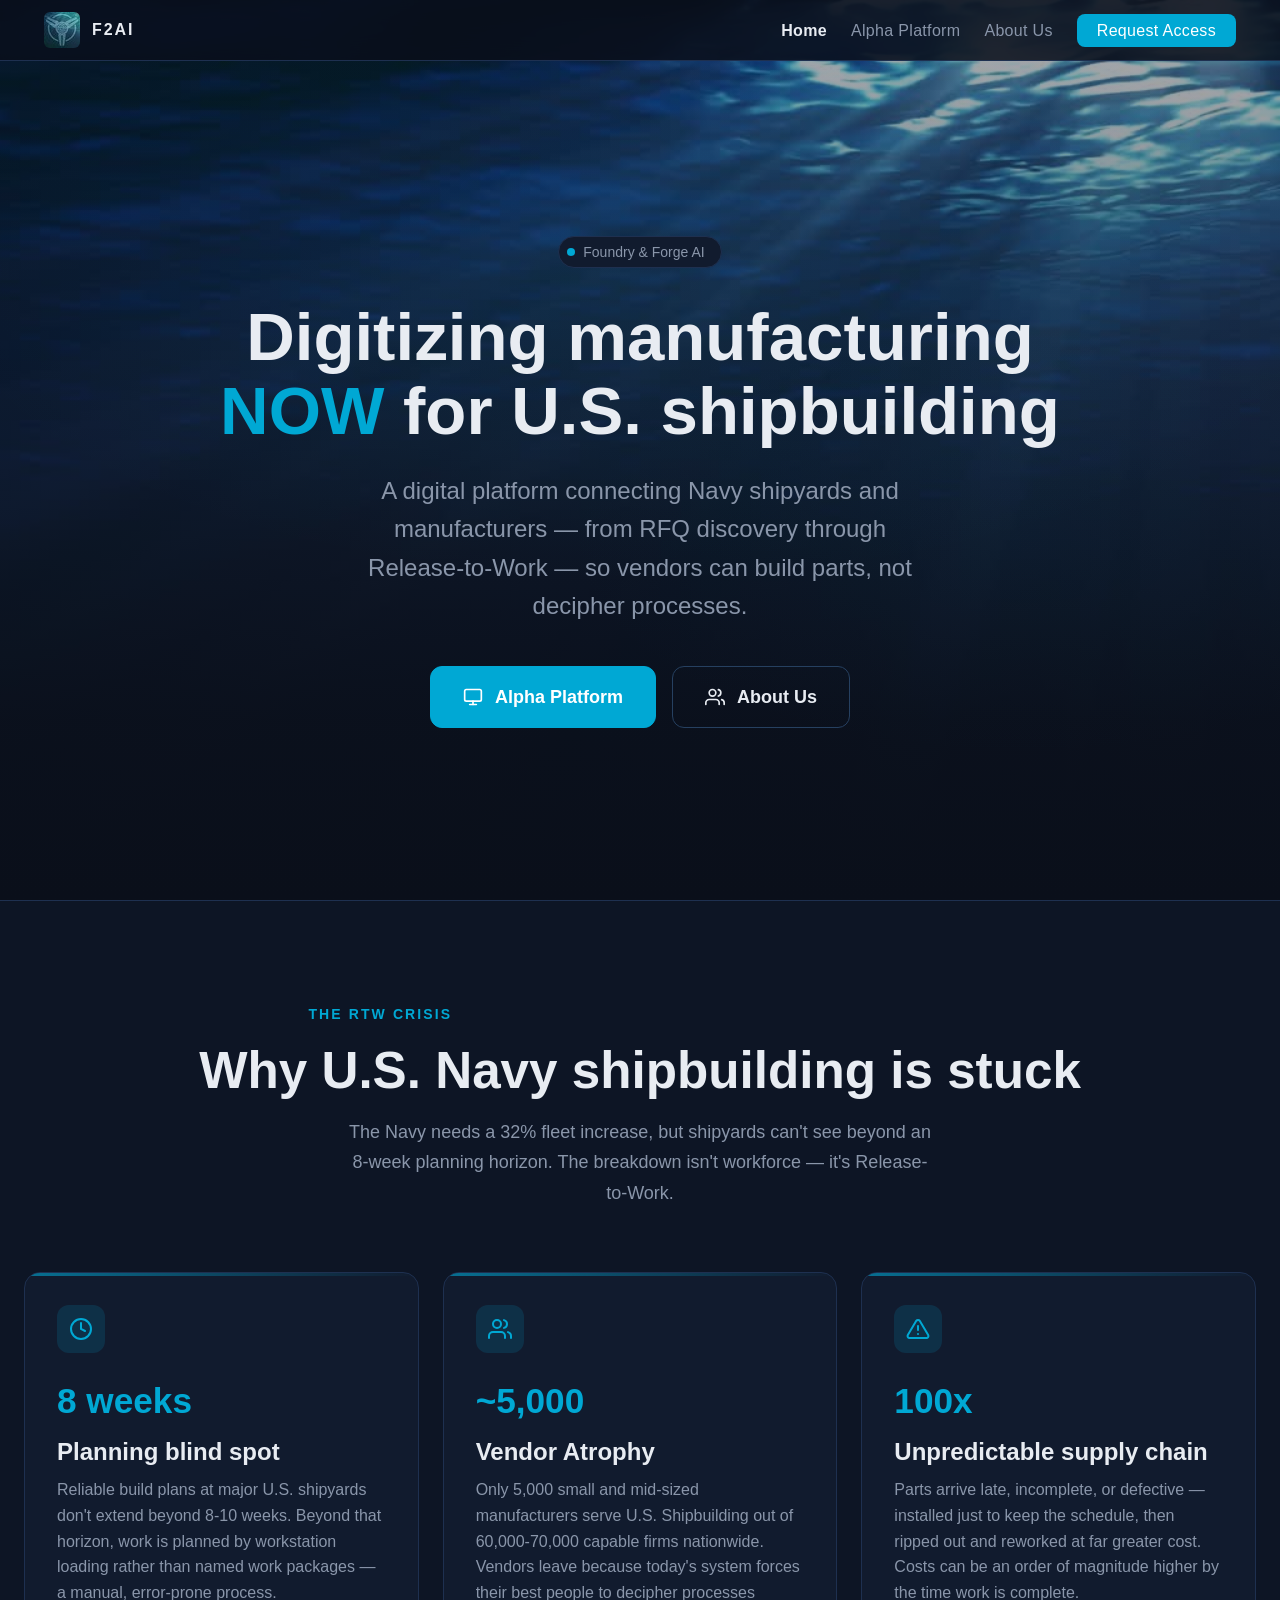
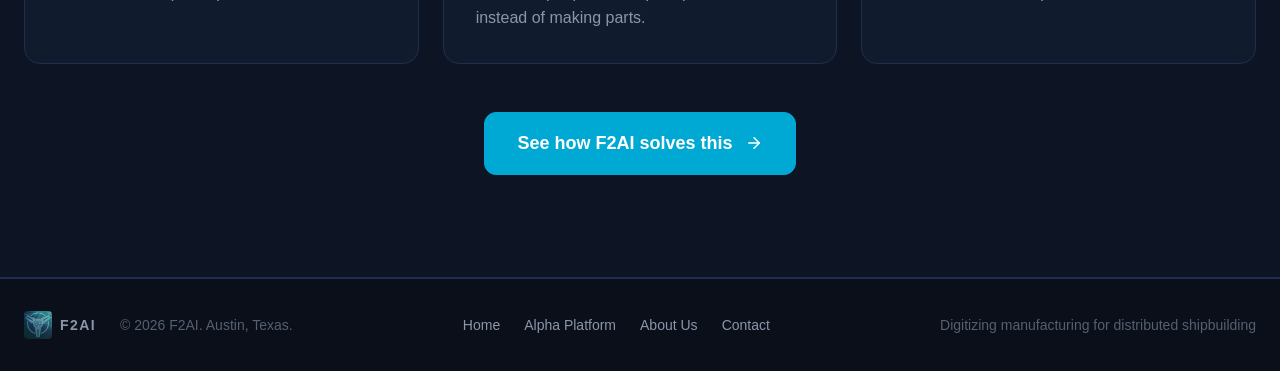
<file: index.html>
<!DOCTYPE html>
<html lang="en">
<head>
  <meta charset="UTF-8">
  <meta name="viewport" content="width=device-width, initial-scale=1.0">
  <title>F2AI — Digitizing Manufacturing for U.S. Shipbuilding</title>
  <meta name="description" content="F2AI is a digital platform connecting U.S. Navy shipyards and manufacturers. From RFQ discovery to Release-to-Work, one system to get shipbuilding unstuck.">
  <meta property="og:title" content="F2AI — Digitizing Manufacturing for U.S. Shipbuilding">
  <meta property="og:description" content="Engineering tools for the U.S. Navy's distributed manufacturing ecosystem. From RFQ to Release-to-Work, one platform.">
  <meta property="og:type" content="website">
  <meta property="og:url" content="https://f2ai.us">

  <!-- Favicon -->
  <link rel="icon" type="image/jpeg" sizes="32x32" href="./assets/logo-32.jpg">
  <link rel="icon" type="image/jpeg" sizes="48x48" href="./assets/logo-48.jpg">
  <link rel="apple-touch-icon" href="./assets/logo-256.jpg">

  <!-- Fonts -->
  <link href="https://api.fontshare.com/v2/css?f[]=general-sans@400,500,600,700,800&f[]=satoshi@400,500,600,700&display=swap" rel="stylesheet">

  <link rel="stylesheet" href="./base.css">
  <link rel="stylesheet" href="./style.css">
</head>
<body class="page-home">

  <!-- ════ HEADER ════ -->
  <header class="site-header" id="site-header">
    <div class="header-inner">
      <a href="./index.html" class="logo" aria-label="F2AI Home">
        <img src="./assets/logo-nav.jpg" alt="F2AI" width="36" height="36">
        <span class="logo-text">F2<strong>AI</strong></span>
      </a>
      <nav>
        <ul class="nav-links" role="list">
          <li><a href="./index.html" class="nav-active">Home</a></li>
          <li><a href="./alpha-platform.html">Alpha Platform</a></li>
          <li><a href="./about.html">About Us</a></li>
          <li><a href="./alpha-platform.html#access" class="nav-cta">Request Access</a></li>
        </ul>
      </nav>
    </div>
  </header>


  <!-- ════ HERO ════ -->
  <section class="hero hero-home" id="hero">
    <video class="hero-video-bg" autoplay muted loop playsinline poster="./assets/ocean-bg-poster.jpg">
      <source src="./assets/ocean-bg-web.mp4" type="video/mp4">
    </video>
    <div class="hero-bg-overlay"></div>

    <div class="hero-content-wrap">
      <div class="hero-badge reveal">
        <span class="dot"></span>
        Foundry &amp; Forge AI
      </div>

      <h1 class="hero-title reveal">
        Digitizing manufacturing<br>
        <span class="accent">NOW</span> for U.S. shipbuilding
      </h1>

      <p class="hero-subtitle reveal">
        A digital platform connecting Navy shipyards and manufacturers — from RFQ discovery through Release-to-Work — so vendors can build parts, not decipher processes.
      </p>

      <div class="hero-buttons reveal">
        <a href="./alpha-platform.html" class="btn btn-primary">
          <svg width="20" height="20" viewBox="0 0 24 24" fill="none" stroke="currentColor" stroke-width="2" stroke-linecap="round"><rect x="2" y="3" width="20" height="14" rx="2"/><path d="M8 21h8"/><path d="M12 17v4"/></svg>
          Alpha Platform
        </a>
        <a href="./about.html" class="btn btn-secondary">
          <svg width="20" height="20" viewBox="0 0 24 24" fill="none" stroke="currentColor" stroke-width="2" stroke-linecap="round"><path d="M17 21v-2a4 4 0 0 0-4-4H5a4 4 0 0 0-4 4v2"/><circle cx="9" cy="7" r="4"/><path d="M23 21v-2a4 4 0 0 0-3-3.87"/><path d="M16 3.13a4 4 0 0 1 0 7.75"/></svg>
          About Us
        </a>
      </div>
    </div>
  </section>


  <!-- ════ RTW CRISIS ════ -->
  <section class="section problem-section" id="problem">
    <div class="section-narrow">
      <div class="section-header reveal">
        <p class="section-label">The RTW Crisis</p>
        <h2 class="section-title">Why U.S. Navy shipbuilding is stuck</h2>
        <p class="section-desc">
          The Navy needs a 32% fleet increase, but shipyards can't see beyond an 8-week planning horizon. 
          The breakdown isn't workforce — it's Release-to-Work.
        </p>
      </div>
    </div>

    <div class="problem-grid reveal">
      <div class="problem-card">
        <div class="problem-icon">
          <svg width="24" height="24" viewBox="0 0 24 24" fill="none" stroke="currentColor" stroke-width="2" stroke-linecap="round"><path d="M12 22c5.523 0 10-4.477 10-10S17.523 2 12 2 2 6.477 2 12s4.477 10 10 10z"/><path d="M12 6v6l4 2"/></svg>
        </div>
        <div class="problem-stat">8 weeks</div>
        <h3>Planning blind spot</h3>
        <p>Reliable build plans at major U.S. shipyards don't extend beyond 8-10 weeks. Beyond that horizon, work is planned by workstation loading rather than named work packages — a manual, error-prone process.</p>
      </div>

      <div class="problem-card">
        <div class="problem-icon">
          <svg width="24" height="24" viewBox="0 0 24 24" fill="none" stroke="currentColor" stroke-width="2" stroke-linecap="round"><path d="M17 21v-2a4 4 0 0 0-4-4H5a4 4 0 0 0-4 4v2"/><circle cx="9" cy="7" r="4"/><path d="M23 21v-2a4 4 0 0 0-3-3.87"/><path d="M16 3.13a4 4 0 0 1 0 7.75"/></svg>
        </div>
        <div class="problem-stat">~5,000</div>
        <h3>Vendor Atrophy</h3>
        <p>Only 5,000 small and mid-sized manufacturers serve U.S. Shipbuilding out of 60,000-70,000 capable firms nationwide. Vendors leave because today's system forces their best people to decipher processes instead of making parts.</p>
      </div>

      <div class="problem-card">
        <div class="problem-icon">
          <svg width="24" height="24" viewBox="0 0 24 24" fill="none" stroke="currentColor" stroke-width="2" stroke-linecap="round"><path d="M10.29 3.86L1.82 18a2 2 0 0 0 1.71 3h16.94a2 2 0 0 0 1.71-3L13.71 3.86a2 2 0 0 0-3.42 0z"/><line x1="12" y1="9" x2="12" y2="13"/><line x1="12" y1="17" x2="12.01" y2="17"/></svg>
        </div>
        <div class="problem-stat">100x</div>
        <h3>Unpredictable supply chain</h3>
        <p>Parts arrive late, incomplete, or defective — installed just to keep the schedule, then ripped out and reworked at far greater cost. Costs can be an order of magnitude higher by the time work is complete.</p>
      </div>
    </div>

    <div class="problem-cta reveal">
      <a href="./alpha-platform.html" class="btn btn-primary">
        See how F2AI solves this
        <svg width="18" height="18" viewBox="0 0 24 24" fill="none" stroke="currentColor" stroke-width="2" stroke-linecap="round"><path d="M5 12h14"/><path d="M12 5l7 7-7 7"/></svg>
      </a>
    </div>
  </section>


  <!-- ════ FOOTER ════ -->
  <footer class="site-footer">
    <div class="footer-inner">
      <div class="footer-left">
        <a href="./index.html" class="footer-logo" aria-label="F2AI Home">
          <img src="./assets/logo-footer.jpg" alt="F2AI" width="48" height="48">
          <span>F2AI</span>
        </a>
        <span class="footer-copy">&copy; 2026 F2AI. Austin, Texas.</span>
      </div>
      <div class="footer-nav">
        <a href="./index.html">Home</a>
        <a href="./alpha-platform.html">Alpha Platform</a>
        <a href="./about.html">About Us</a>
        <a href="./alpha-platform.html#access">Contact</a>
      </div>
      <div class="footer-right">
        Digitizing manufacturing for distributed shipbuilding
      </div>
    </div>
  </footer>


  <script>
    // Scroll-aware header
    const header = document.getElementById('site-header');
    window.addEventListener('scroll', () => {
      header.classList.toggle('scrolled', window.scrollY > 40);
    }, { passive: true });

    // Scroll reveal
    const reveals = document.querySelectorAll('.reveal');
    const observer = new IntersectionObserver((entries) => {
      entries.forEach(entry => {
        if (entry.isIntersecting) {
          entry.target.classList.add('visible');
        }
      });
    }, { threshold: 0.1, rootMargin: '0px 0px -40px 0px' });
    reveals.forEach(el => observer.observe(el));

    // Smooth scroll for same-page anchor links
    document.querySelectorAll('a[href^="#"]').forEach(a => {
      a.addEventListener('click', e => {
        e.preventDefault();
        const target = document.querySelector(a.getAttribute('href'));
        if (target) target.scrollIntoView({ behavior: 'smooth' });
      });
    });
  </script>
<script data-pplx-inline-edit>
(function(){
  if(window===window.top)return;
  function inlineAll(orig,clone){
    if(orig.nodeType!==1)return;
    try{
      var cs=getComputedStyle(orig);
      var t='';
      for(var i=0;i<cs.length;i++){t+=cs[i]+':'+cs.getPropertyValue(cs[i])+';';}
      clone.style.cssText=t;
    }catch(e){}
    var oc=orig.children,cc=clone.children;
    for(var j=0;j<oc.length&&j<cc.length;j++){inlineAll(oc[j],cc[j]);}
  }
  function stripExternal(clone){
    var imgs=clone.querySelectorAll('img');
    for(var i=0;i<imgs.length;i++){
      var s=imgs[i].getAttribute('src');
      if(s&&!s.startsWith('data:'))imgs[i].removeAttribute('src');
    }
    var all=clone.querySelectorAll('*');
    for(var i=0;i<all.length;i++){
      var st=all[i].style.cssText;
      if(st&&st.indexOf('url(')>=0){
        all[i].style.cssText=st.replace(/url\(["']?(?!data:)[^)"']*["']?\)/gi,'none');
      }
    }
  }
  window.addEventListener('message',function(e){
    if(!e.data||e.data.type!=='INLINE_EDIT_CAPTURE_REQUEST')return;
    var scrollX=window.scrollX||window.pageXOffset||0;
    var scrollY=window.scrollY||window.pageYOffset||0;
    var w=window.innerWidth,h=window.innerHeight;
    try{
      var clone=document.documentElement.cloneNode(true);
      var rm=clone.querySelectorAll('script,link[rel="stylesheet"],style');
      for(var i=0;i<rm.length;i++){rm[i].remove();}
      inlineAll(document.documentElement,clone);
      stripExternal(clone);
      var html=new XMLSerializer().serializeToString(clone);
      var svg='<svg xmlns="http://www.w3.org/2000/svg" width="'+w+'" height="'+h+'">'
        +'<foreignObject width="100%" height="100%">'
        +'<div xmlns="http://www.w3.org/1999/xhtml" style="width:'+w+'px;height:'+h+'px;overflow:hidden">'
        +'<div style="transform:translate(-'+scrollX+'px,-'+scrollY+'px);transform-origin:top left">'
        +html+'</div></div></foreignObject></svg>';
      var svgUrl='data:image/svg+xml;charset=utf-8,'+encodeURIComponent(svg);
      var img=new Image();
      img.onload=function(){
        var c=document.createElement('canvas');c.width=w;c.height=h;
        c.getContext('2d').drawImage(img,0,0);
        window.parent.postMessage({type:'INLINE_EDIT_SCREENSHOT_RESULT',dataUrl:c.toDataURL('image/png'),scrollX:scrollX,scrollY:scrollY},'*');
      };
      img.onerror=function(){
        window.parent.postMessage({type:'INLINE_EDIT_SCREENSHOT_RESULT',dataUrl:null,scrollX:scrollX,scrollY:scrollY},'*');
      };
      img.src=svgUrl;
    }catch(err){
      window.parent.postMessage({type:'INLINE_EDIT_SCREENSHOT_RESULT',dataUrl:null,scrollX:scrollX,scrollY:scrollY},'*');
    }
  });
})();
</script></body>
</html>
</file>
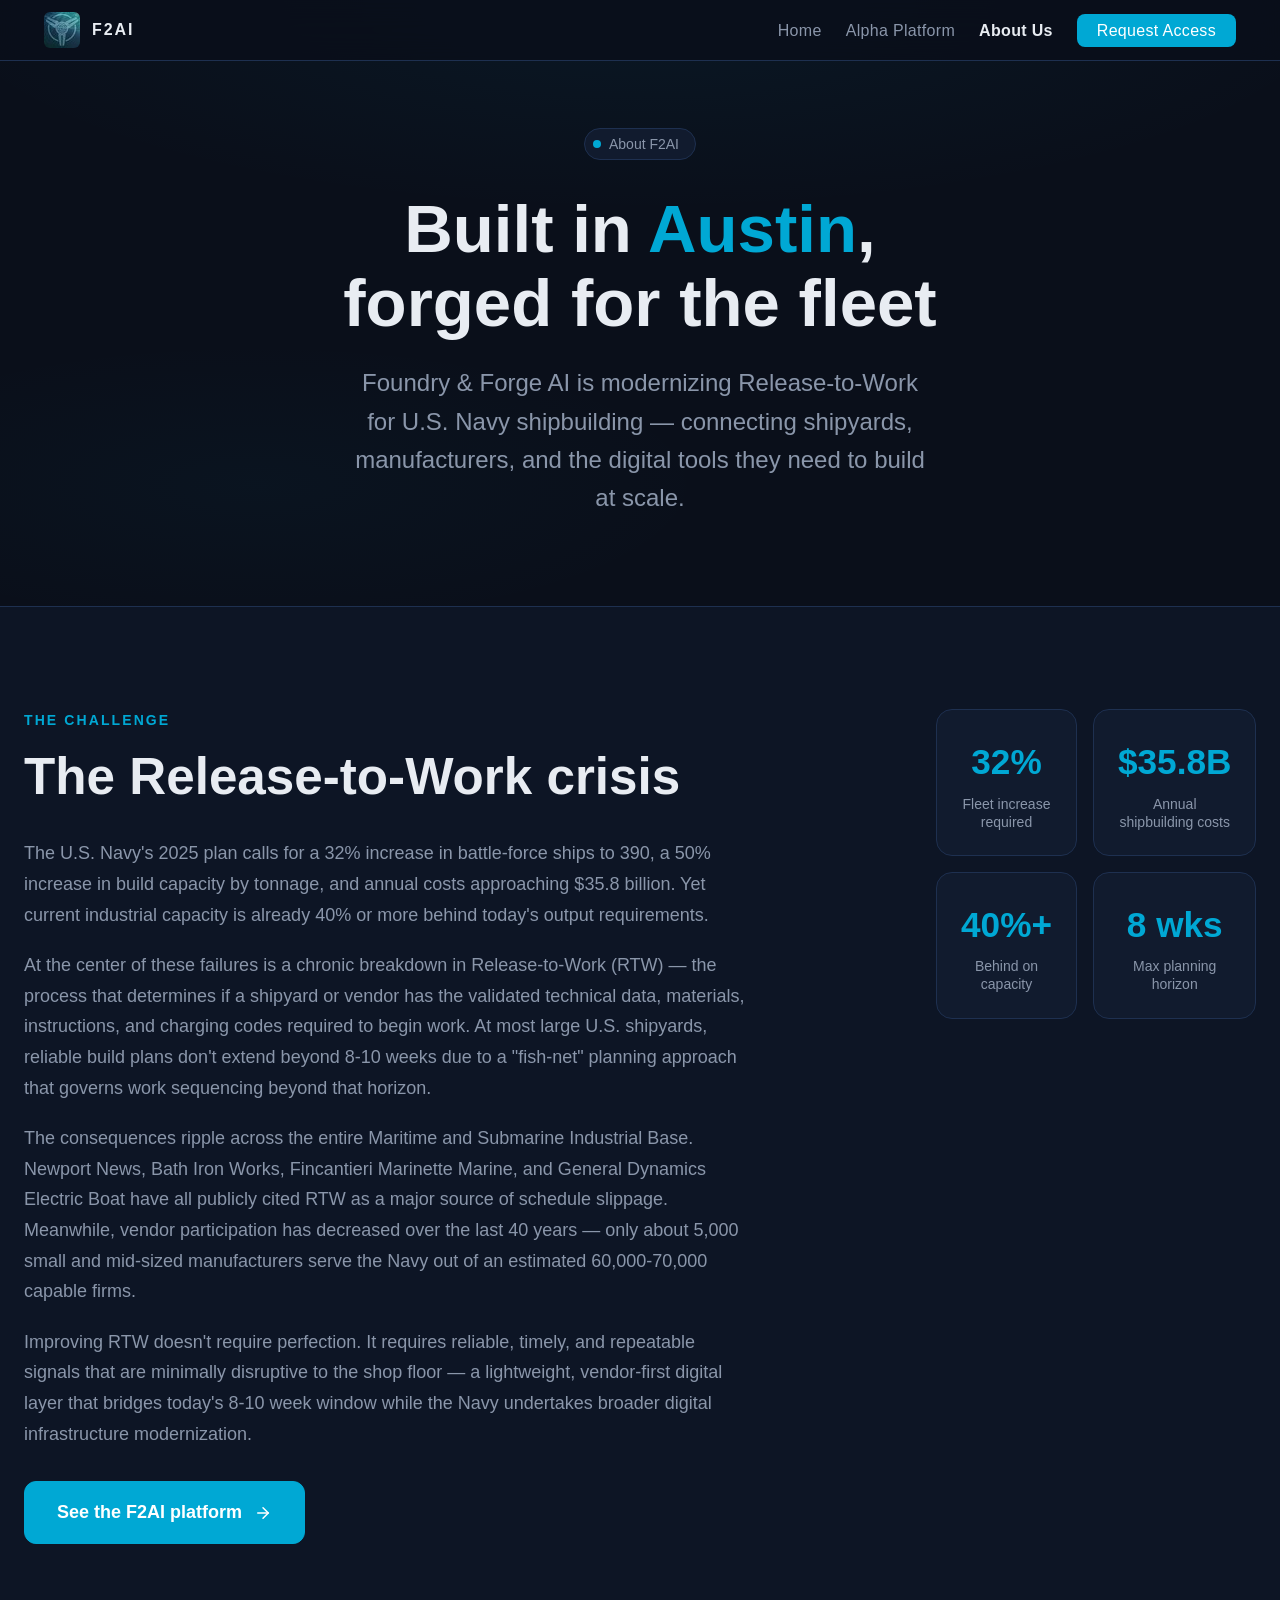
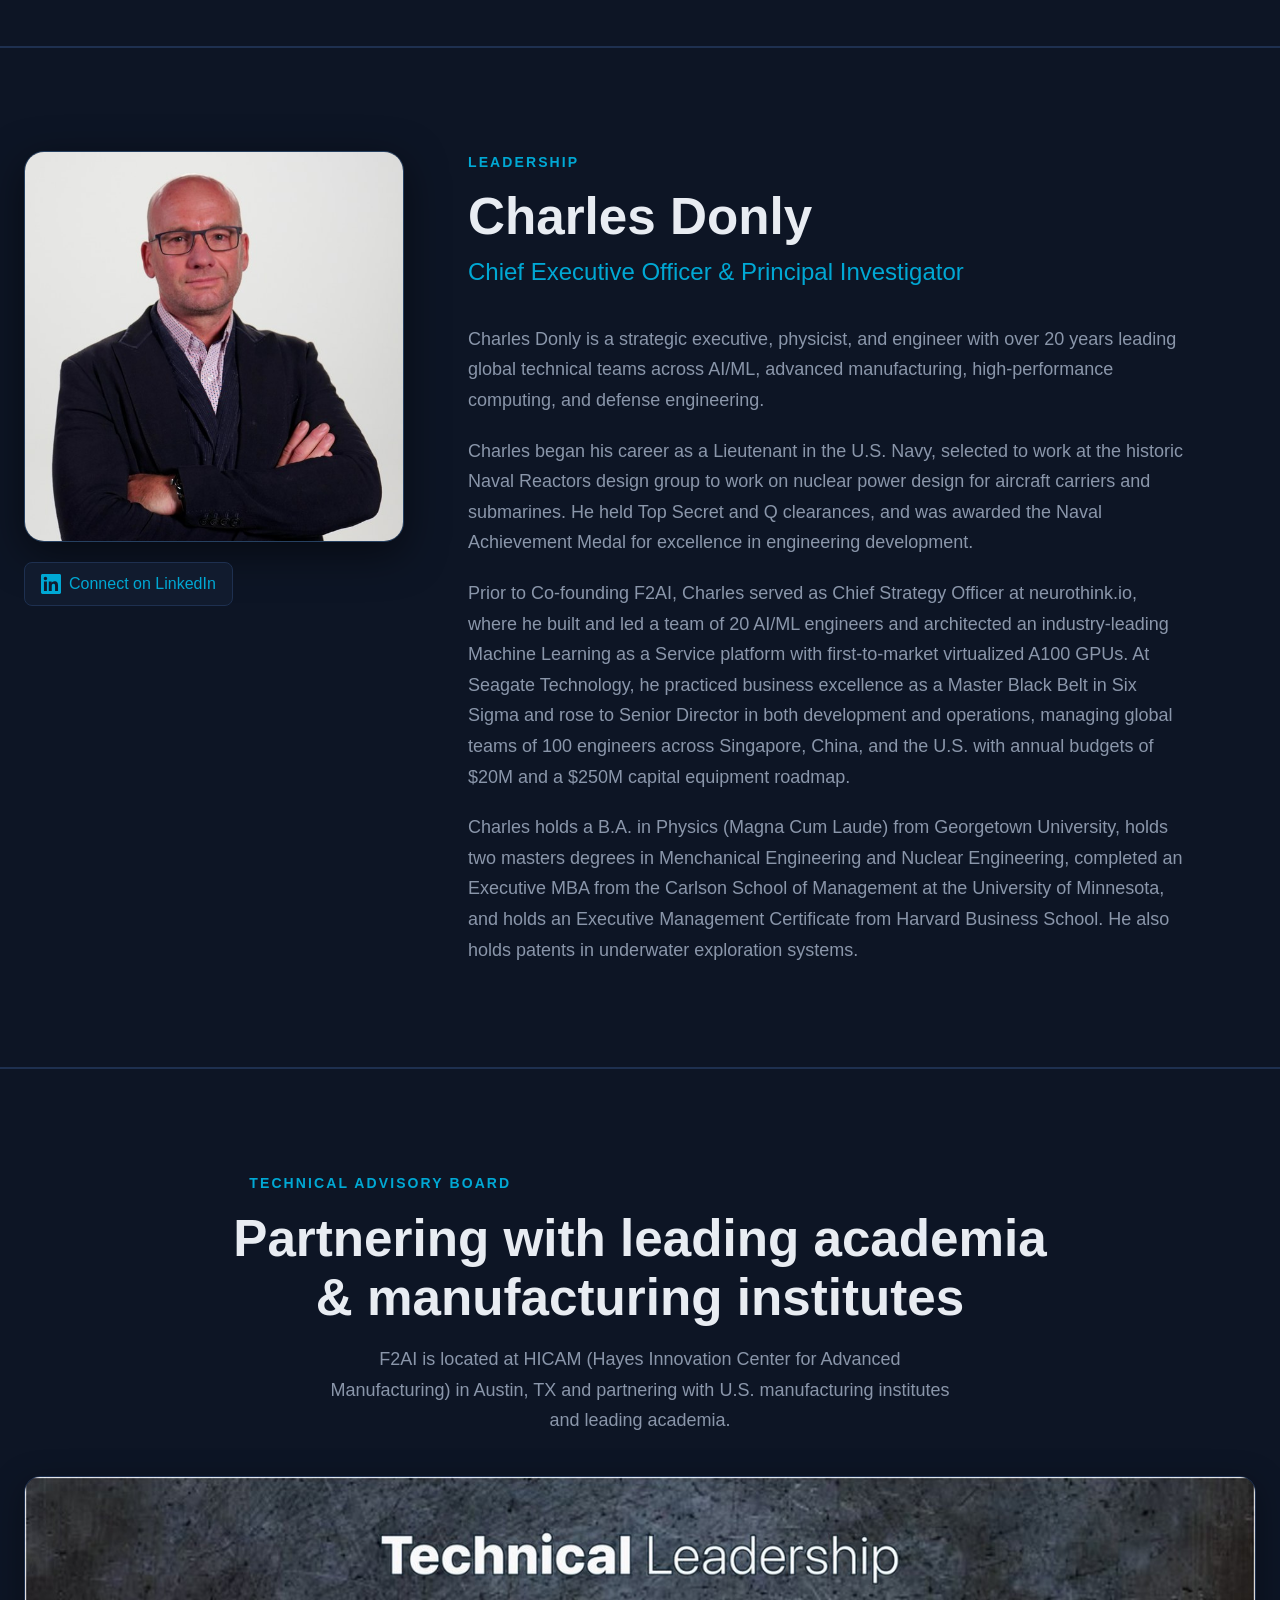
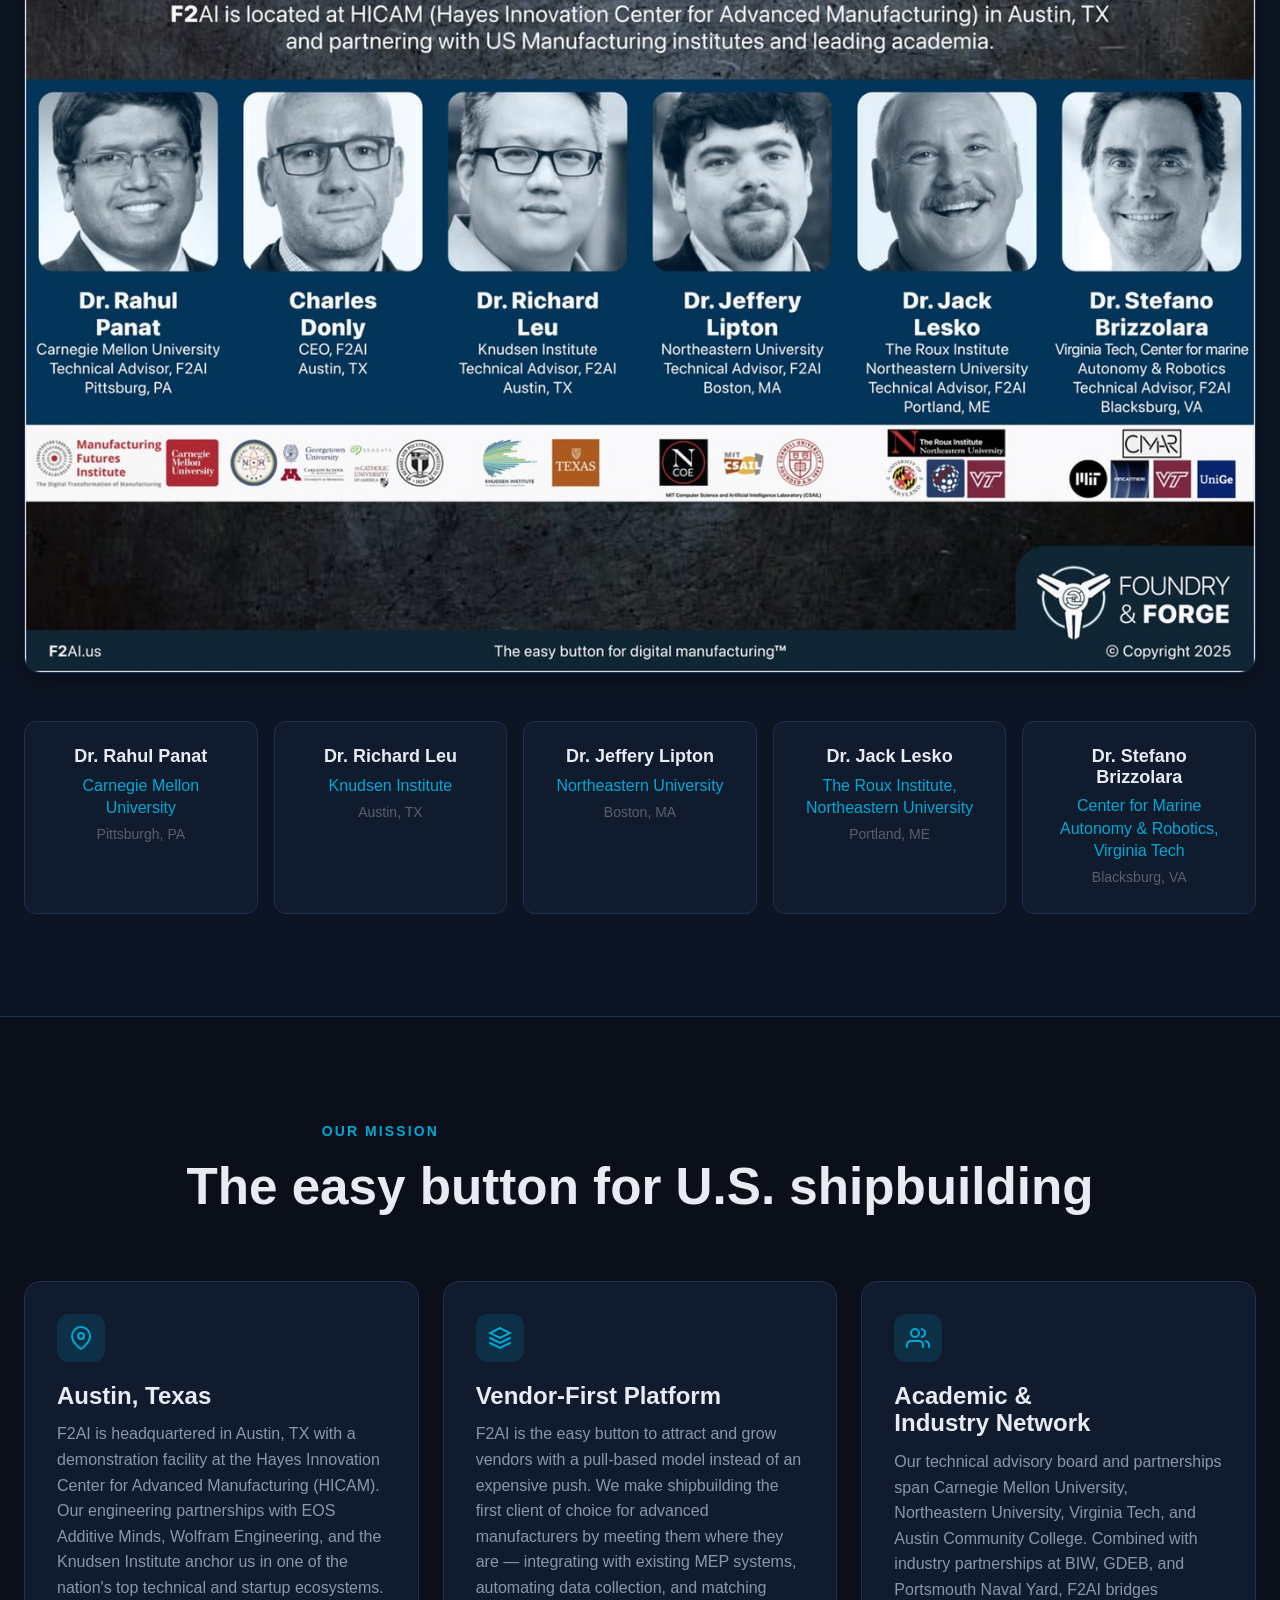
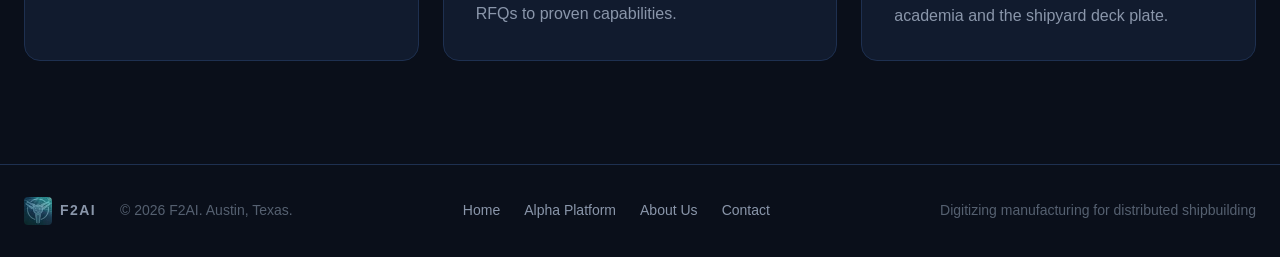
<file: about.html>
<!DOCTYPE html>
<html lang="en">
<head>
  <meta charset="UTF-8">
  <meta name="viewport" content="width=device-width, initial-scale=1.0">
  <title>About Us — F2AI</title>
  <meta name="description" content="Meet the team behind F2AI. Led by Charles Donly, F2AI is building digital infrastructure to modernize Release-to-Work for U.S. Navy shipbuilding.">
  <meta property="og:title" content="About Us — F2AI">
  <meta property="og:description" content="Led by Charles Donly from Austin, TX. Modernizing Release-to-Work for the U.S. Navy's maritime industrial base.">
  <meta property="og:type" content="website">
  <meta property="og:url" content="https://f2ai.us/about.html">

  <!-- Favicon -->
  <link rel="icon" type="image/jpeg" sizes="32x32" href="./assets/logo-32.jpg">
  <link rel="icon" type="image/jpeg" sizes="48x48" href="./assets/logo-48.jpg">
  <link rel="apple-touch-icon" href="./assets/logo-256.jpg">

  <link href="https://api.fontshare.com/v2/css?f[]=general-sans@400,500,600,700,800&f[]=satoshi@400,500,600,700&display=swap" rel="stylesheet">
  <link rel="stylesheet" href="./base.css">
  <link rel="stylesheet" href="./style.css">
</head>
<body>

  <!-- ════ HEADER ════ -->
  <header class="site-header" id="site-header">
    <div class="header-inner">
      <a href="./index.html" class="logo" aria-label="F2AI Home">
        <img src="./assets/logo-nav.jpg" alt="F2AI" width="36" height="36">
        <span class="logo-text">F2<strong>AI</strong></span>
      </a>
      <nav>
        <ul class="nav-links" role="list">
          <li><a href="./index.html">Home</a></li>
          <li><a href="./alpha-platform.html">Alpha Platform</a></li>
          <li><a href="./about.html" class="nav-active">About Us</a></li>
          <li><a href="./alpha-platform.html#access" class="nav-cta">Request Access</a></li>
        </ul>
      </nav>
    </div>
  </header>


  <!-- ════ ABOUT HERO ════ -->
  <section class="hero hero-about" id="hero">
    <div class="hero-badge reveal">
      <span class="dot"></span>
      About F2AI
    </div>

    <h1 class="hero-title reveal">
      Built in <span class="accent">Austin</span>,<br>
      forged for the fleet
    </h1>

    <p class="hero-subtitle reveal">
      Foundry &amp; Forge AI is modernizing Release-to-Work for U.S. Navy shipbuilding — connecting shipyards, manufacturers, and the digital tools they need to build at scale.
    </p>
  </section>


  <!-- ════ RTW CRISIS / THE CHALLENGE ════ -->
  <section class="section about-crisis-section" id="crisis">
    <div class="about-crisis-wrap">
      <div class="about-crisis-content reveal">
        <p class="section-label">The Challenge</p>
        <h2 class="section-title">The Release-to-Work crisis</h2>

        <div class="about-crisis-text">
          <p>
            The U.S. Navy's 2025 plan calls for a 32% increase in battle-force ships to 390, a 50% increase in build capacity by tonnage, and annual costs approaching $35.8 billion. Yet current industrial capacity is already 40% or more behind today's output requirements.
          </p>
          <p>
            At the center of these failures is a chronic breakdown in Release-to-Work (RTW) — the process that determines if a shipyard or vendor has the validated technical data, materials, instructions, and charging codes required to begin work. At most large U.S. shipyards, reliable build plans don't extend beyond 8-10 weeks due to a "fish-net" planning approach that governs work sequencing beyond that horizon.
          </p>
          <p>
            The consequences ripple across the entire Maritime and Submarine Industrial Base. Newport News, Bath Iron Works, Fincantieri Marinette Marine, and General Dynamics Electric Boat have all publicly cited RTW as a major source of schedule slippage. Meanwhile, vendor participation has decreased over the last 40 years — only about 5,000 small and mid-sized manufacturers serve the Navy out of an estimated 60,000-70,000 capable firms.
          </p>
          <p>
            Improving RTW doesn't require perfection. It requires reliable, timely, and repeatable signals that are minimally disruptive to the shop floor — a lightweight, vendor-first digital layer that bridges today's 8-10 week window while the Navy undertakes broader digital infrastructure modernization.
          </p>
        </div>

        <a href="./alpha-platform.html" class="btn btn-primary">
          See the F2AI platform
          <svg width="18" height="18" viewBox="0 0 24 24" fill="none" stroke="currentColor" stroke-width="2" stroke-linecap="round"><path d="M5 12h14"/><path d="M12 5l7 7-7 7"/></svg>
        </a>
      </div>

      <div class="about-crisis-stats reveal">
        <div class="crisis-stat-card">
          <div class="crisis-stat-number">32%</div>
          <div class="crisis-stat-label">Fleet increase required</div>
        </div>
        <div class="crisis-stat-card">
          <div class="crisis-stat-number">$35.8B</div>
          <div class="crisis-stat-label">Annual shipbuilding costs</div>
        </div>
        <div class="crisis-stat-card">
          <div class="crisis-stat-number">40%+</div>
          <div class="crisis-stat-label">Behind on capacity</div>
        </div>
        <div class="crisis-stat-card">
          <div class="crisis-stat-number">8 wks</div>
          <div class="crisis-stat-label">Max planning horizon</div>
        </div>
      </div>
    </div>
  </section>


  <!-- ════ LEADERSHIP ════ -->
  <section class="section about-leadership-section" id="leadership">
    <div class="about-leadership-wrap">
      <div class="about-photo-col reveal">
        <div class="about-photo-frame">
          <img src="./assets/ceo-charles-donly.jpg" alt="Charles Donly, CEO of F2AI" width="600" height="618" loading="eager">
        </div>
        <a href="https://www.linkedin.com/in/charlesdonly/" target="_blank" rel="noopener" class="linkedin-link">
          <svg width="20" height="20" viewBox="0 0 24 24" fill="currentColor"><path d="M20.447 20.452h-3.554v-5.569c0-1.328-.027-3.037-1.852-3.037-1.853 0-2.136 1.445-2.136 2.939v5.667H9.351V9h3.414v1.561h.046c.477-.9 1.637-1.85 3.37-1.85 3.601 0 4.267 2.37 4.267 5.455v6.286zM5.337 7.433c-1.144 0-2.063-.926-2.063-2.065 0-1.138.92-2.063 2.063-2.063 1.14 0 2.064.925 2.064 2.063 0 1.139-.925 2.065-2.064 2.065zm1.782 13.019H3.555V9h3.564v11.452zM22.225 0H1.771C.792 0 0 .774 0 1.729v20.542C0 23.227.792 24 1.771 24h20.451C23.2 24 24 23.227 24 22.271V1.729C24 .774 23.2 0 22.222 0h.003z"/></svg>
          Connect on LinkedIn
        </a>
      </div>

      <div class="about-bio-col reveal">
        <p class="section-label">Leadership</p>
        <h2 class="about-name">Charles Donly</h2>
        <p class="about-role">Chief Executive Officer &amp; Principal Investigator</p>

        <div class="about-bio-text">
          <p>
            Charles Donly is a strategic executive, physicist, and engineer with over 20 years leading global technical teams across AI/ML, advanced manufacturing, high-performance computing, and defense engineering.
          </p>
          <p>
            Charles began his career as a Lieutenant in the U.S. Navy, selected to work at the historic Naval Reactors design group to work on nuclear power design for aircraft carriers and submarines. He held Top Secret and Q clearances, and was awarded the Naval Achievement Medal for excellence in engineering development.
          </p>
          <p>
            Prior to Co-founding F2AI, Charles served as Chief Strategy Officer at neurothink.io, where he built and led a team of 20 AI/ML engineers and architected an industry-leading Machine Learning as a Service platform with first-to-market virtualized A100 GPUs. At Seagate Technology, he practiced business excellence as a Master Black Belt in Six Sigma and rose to Senior Director in both development and operations, managing global teams of 100 engineers across Singapore, China, and the U.S. with annual budgets of $20M and a $250M capital equipment roadmap.
          </p>
          <p>
            Charles holds a B.A. in Physics (Magna Cum Laude) from Georgetown University, holds two masters degrees in Menchanical Engineering and Nuclear Engineering, completed an Executive MBA from the Carlson School of Management at the University of Minnesota, and holds an Executive Management Certificate from Harvard Business School. He also holds patents in underwater exploration systems.
          </p>
        </div>
      </div>
    </div>
  </section>


  <!-- ════ TECHNICAL ADVISORY BOARD ════ -->
  <section class="section about-advisory-section" id="advisory">
    <div class="section-narrow">
      <div class="section-header reveal">
        <p class="section-label">Technical Advisory Board</p>
        <h2 class="section-title">Partnering with leading academia &amp; manufacturing institutes</h2>
        <p class="section-desc">
          F2AI is located at HICAM (Hayes Innovation Center for Advanced Manufacturing) in Austin, TX and partnering with U.S. manufacturing institutes and leading academia.
        </p>
      </div>
    </div>

    <div class="advisory-image-wrap reveal">
      <img src="./assets/technical-advisory-board.jpg" alt="F2AI Technical Advisory Board: Dr. Rahul Panat (Carnegie Mellon University), Charles Donly (CEO, F2AI), Dr. Richard Leu (Knudsen Institute), Dr. Jeffery Lipton (Northeastern University), Dr. Jack Lesko (The Roux Institute, Northeastern University), and Dr. Stefano Brizzolara (Center for Marine Autonomy & Robotics, Virginia Tech)" loading="lazy" width="1400" height="905">
    </div>

    <div class="advisory-members-grid reveal">
      <div class="advisory-member">
        <h4>Dr. Rahul Panat</h4>
        <p class="advisory-affiliation">Carnegie Mellon University</p>
        <p class="advisory-location">Pittsburgh, PA</p>
      </div>
      <div class="advisory-member">
        <h4>Dr. Richard Leu</h4>
        <p class="advisory-affiliation">Knudsen Institute</p>
        <p class="advisory-location">Austin, TX</p>
      </div>
      <div class="advisory-member">
        <h4>Dr. Jeffery Lipton</h4>
        <p class="advisory-affiliation">Northeastern University</p>
        <p class="advisory-location">Boston, MA</p>
      </div>
      <div class="advisory-member">
        <h4>Dr. Jack Lesko</h4>
        <p class="advisory-affiliation">The Roux Institute, Northeastern University</p>
        <p class="advisory-location">Portland, ME</p>
      </div>
      <div class="advisory-member">
        <h4>Dr. Stefano Brizzolara</h4>
        <p class="advisory-affiliation">Center for Marine Autonomy &amp; Robotics, Virginia Tech</p>
        <p class="advisory-location">Blacksburg, VA</p>
      </div>
    </div>
  </section>


  <!-- ════ MISSION ════ -->
  <section class="section about-mission-section" id="mission">
    <div class="section-narrow">
      <div class="section-header reveal">
        <p class="section-label">Our Mission</p>
        <h2 class="section-title">The easy button for U.S. shipbuilding</h2>
      </div>
    </div>

    <div class="about-mission-grid reveal">
      <div class="about-mission-card">
        <div class="problem-icon">
          <svg width="24" height="24" viewBox="0 0 24 24" fill="none" stroke="currentColor" stroke-width="2" stroke-linecap="round"><path d="M21 10c0 7-9 13-9 13s-9-6-9-13a9 9 0 0 1 18 0z"/><circle cx="12" cy="10" r="3"/></svg>
        </div>
        <h3>Austin, Texas</h3>
        <p>
          F2AI is headquartered in Austin, TX with a demonstration facility at the Hayes Innovation Center for Advanced Manufacturing (HICAM). Our engineering partnerships with EOS Additive Minds, Wolfram Engineering, and the Knudsen Institute anchor us in one of the nation's top technical and startup ecosystems.
        </p>
      </div>

      <div class="about-mission-card">
        <div class="problem-icon">
          <svg width="24" height="24" viewBox="0 0 24 24" fill="none" stroke="currentColor" stroke-width="2" stroke-linecap="round"><path d="M12 2L2 7l10 5 10-5-10-5z"/><path d="M2 17l10 5 10-5"/><path d="M2 12l10 5 10-5"/></svg>
        </div>
        <h3>Vendor-First Platform</h3>
        <p>
          F2AI is the easy button to attract and grow vendors with a pull-based model instead of an expensive push. We make shipbuilding the first client of choice for advanced manufacturers by meeting them where they are — integrating with existing MEP systems, automating data collection, and matching RFQs to proven capabilities.
        </p>
      </div>

      <div class="about-mission-card">
        <div class="problem-icon">
          <svg width="24" height="24" viewBox="0 0 24 24" fill="none" stroke="currentColor" stroke-width="2" stroke-linecap="round"><path d="M17 21v-2a4 4 0 0 0-4-4H5a4 4 0 0 0-4 4v2"/><circle cx="9" cy="7" r="4"/><path d="M23 21v-2a4 4 0 0 0-3-3.87"/><path d="M16 3.13a4 4 0 0 1 0 7.75"/></svg>
        </div>
        <h3>Academic &amp; Industry Network</h3>
        <p>
          Our technical advisory board and partnerships span Carnegie Mellon University, Northeastern University, Virginia Tech, and Austin Community College. Combined with industry partnerships at BIW, GDEB, and Portsmouth Naval Yard, F2AI bridges academia and the shipyard deck plate.
        </p>
      </div>
    </div>
  </section>


  <!-- ════ FOOTER ════ -->
  <footer class="site-footer">
    <div class="footer-inner">
      <div class="footer-left">
        <a href="./index.html" class="footer-logo" aria-label="F2AI Home">
          <img src="./assets/logo-footer.jpg" alt="F2AI" width="48" height="48">
          <span>F2AI</span>
        </a>
        <span class="footer-copy">&copy; 2026 F2AI. Austin, Texas.</span>
      </div>
      <div class="footer-nav">
        <a href="./index.html">Home</a>
        <a href="./alpha-platform.html">Alpha Platform</a>
        <a href="./about.html">About Us</a>
        <a href="./alpha-platform.html#access">Contact</a>
      </div>
      <div class="footer-right">
        Digitizing manufacturing for distributed shipbuilding
      </div>
    </div>
  </footer>


  <script>
    const header = document.getElementById('site-header');
    window.addEventListener('scroll', () => {
      header.classList.toggle('scrolled', window.scrollY > 40);
    }, { passive: true });

    const reveals = document.querySelectorAll('.reveal');
    const observer = new IntersectionObserver((entries) => {
      entries.forEach(entry => {
        if (entry.isIntersecting) entry.target.classList.add('visible');
      });
    }, { threshold: 0.1, rootMargin: '0px 0px -40px 0px' });
    reveals.forEach(el => observer.observe(el));
  </script>
<script data-pplx-inline-edit>
(function(){
  if(window===window.top)return;
  function inlineAll(orig,clone){
    if(orig.nodeType!==1)return;
    try{
      var cs=getComputedStyle(orig);
      var t='';
      for(var i=0;i<cs.length;i++){t+=cs[i]+':'+cs.getPropertyValue(cs[i])+';';}
      clone.style.cssText=t;
    }catch(e){}
    var oc=orig.children,cc=clone.children;
    for(var j=0;j<oc.length&&j<cc.length;j++){inlineAll(oc[j],cc[j]);}
  }
  function stripExternal(clone){
    var imgs=clone.querySelectorAll('img');
    for(var i=0;i<imgs.length;i++){
      var s=imgs[i].getAttribute('src');
      if(s&&!s.startsWith('data:'))imgs[i].removeAttribute('src');
    }
    var all=clone.querySelectorAll('*');
    for(var i=0;i<all.length;i++){
      var st=all[i].style.cssText;
      if(st&&st.indexOf('url(')>=0){
        all[i].style.cssText=st.replace(/url\(["']?(?!data:)[^)"']*["']?\)/gi,'none');
      }
    }
  }
  window.addEventListener('message',function(e){
    if(!e.data||e.data.type!=='INLINE_EDIT_CAPTURE_REQUEST')return;
    var scrollX=window.scrollX||window.pageXOffset||0;
    var scrollY=window.scrollY||window.pageYOffset||0;
    var w=window.innerWidth,h=window.innerHeight;
    try{
      var clone=document.documentElement.cloneNode(true);
      var rm=clone.querySelectorAll('script,link[rel="stylesheet"],style');
      for(var i=0;i<rm.length;i++){rm[i].remove();}
      inlineAll(document.documentElement,clone);
      stripExternal(clone);
      var html=new XMLSerializer().serializeToString(clone);
      var svg='<svg xmlns="http://www.w3.org/2000/svg" width="'+w+'" height="'+h+'">'
        +'<foreignObject width="100%" height="100%">'
        +'<div xmlns="http://www.w3.org/1999/xhtml" style="width:'+w+'px;height:'+h+'px;overflow:hidden">'
        +'<div style="transform:translate(-'+scrollX+'px,-'+scrollY+'px);transform-origin:top left">'
        +html+'</div></div></foreignObject></svg>';
      var svgUrl='data:image/svg+xml;charset=utf-8,'+encodeURIComponent(svg);
      var img=new Image();
      img.onload=function(){
        var c=document.createElement('canvas');c.width=w;c.height=h;
        c.getContext('2d').drawImage(img,0,0);
        window.parent.postMessage({type:'INLINE_EDIT_SCREENSHOT_RESULT',dataUrl:c.toDataURL('image/png'),scrollX:scrollX,scrollY:scrollY},'*');
      };
      img.onerror=function(){
        window.parent.postMessage({type:'INLINE_EDIT_SCREENSHOT_RESULT',dataUrl:null,scrollX:scrollX,scrollY:scrollY},'*');
      };
      img.src=svgUrl;
    }catch(err){
      window.parent.postMessage({type:'INLINE_EDIT_SCREENSHOT_RESULT',dataUrl:null,scrollX:scrollX,scrollY:scrollY},'*');
    }
  });
})();
</script></body>
</html>
</file>
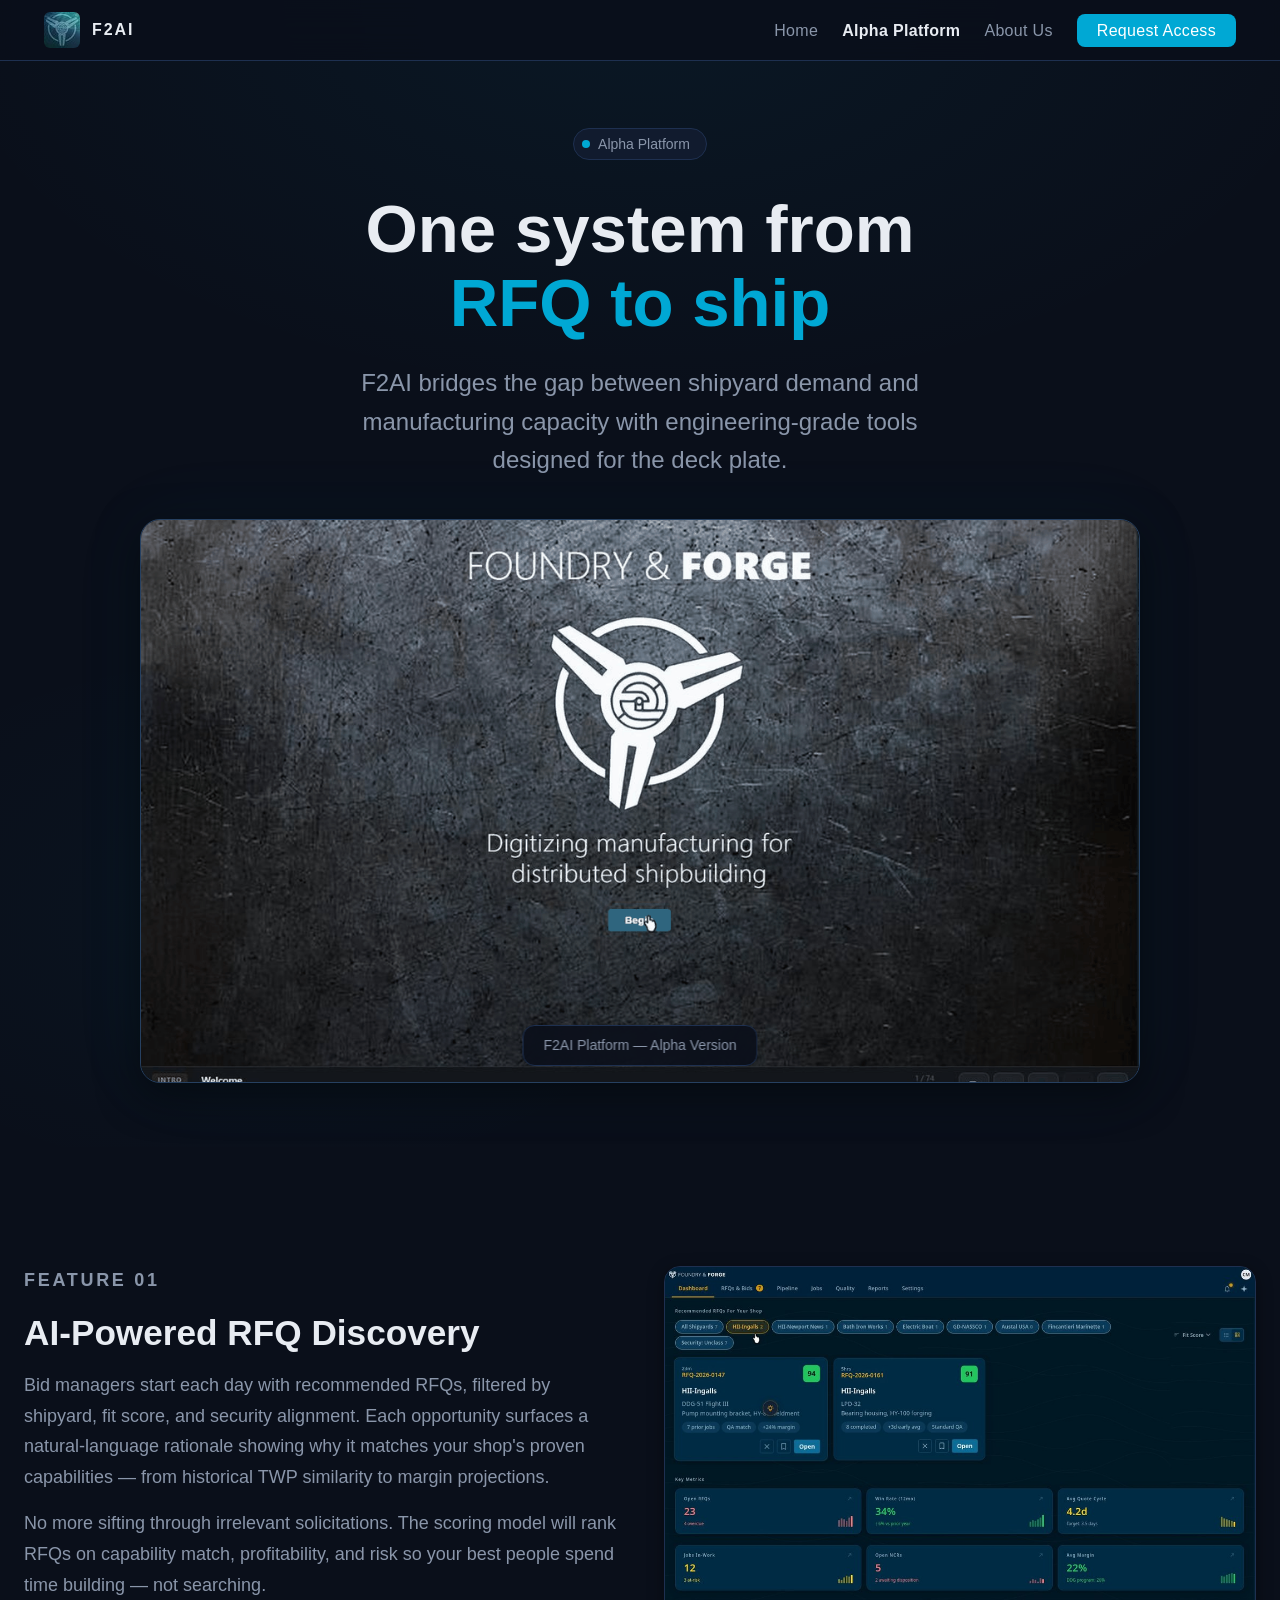
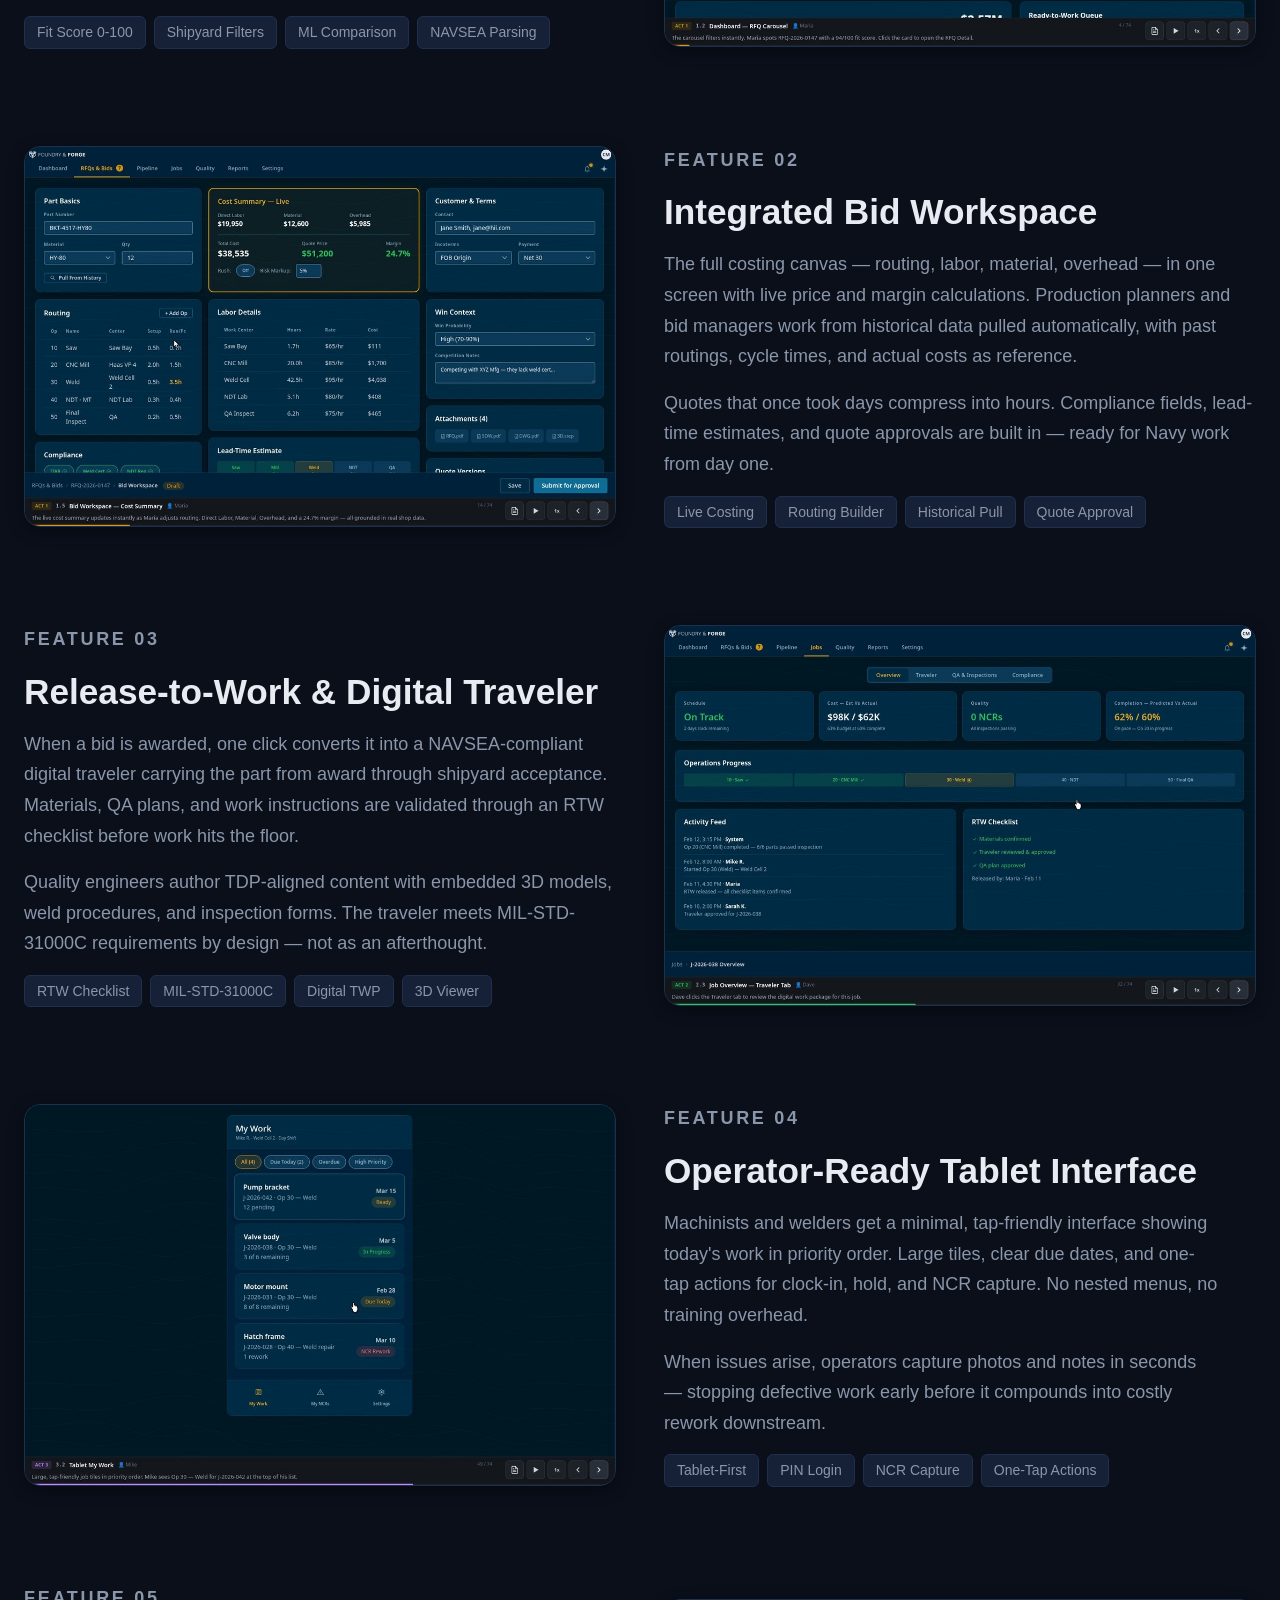
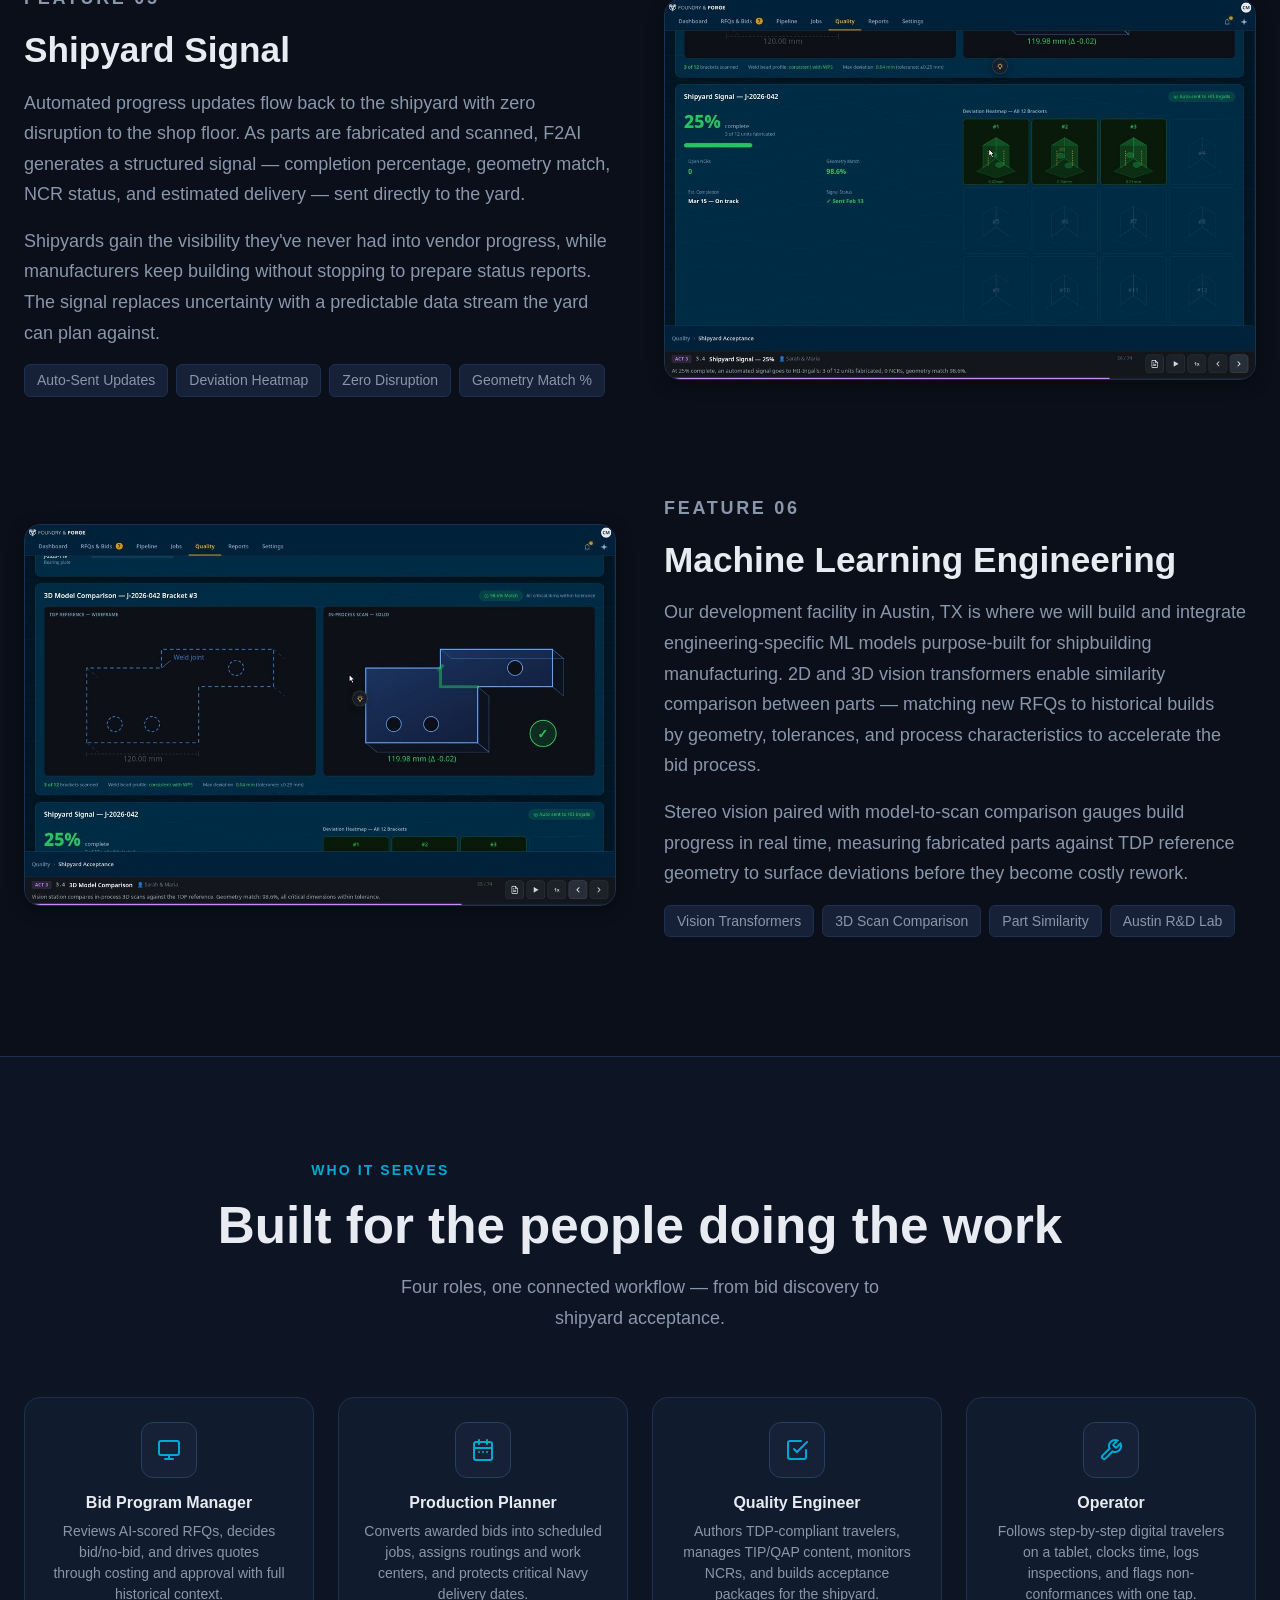
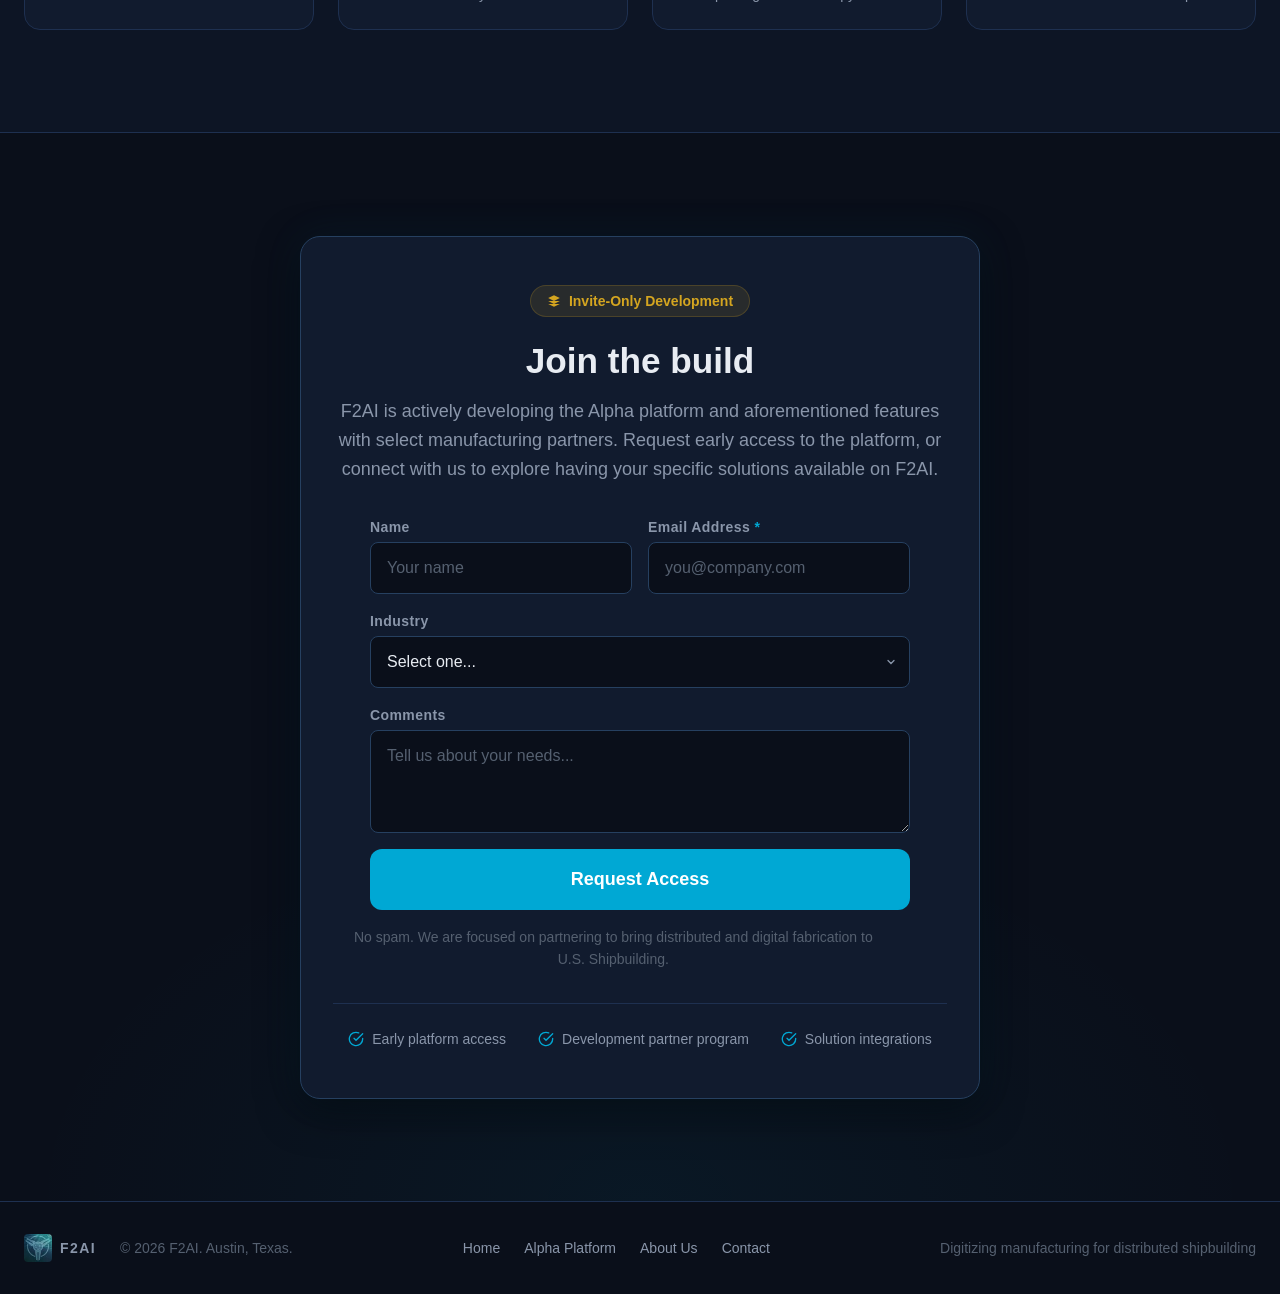
<file: alpha-platform.html>
<!DOCTYPE html>
<html lang="en">
<head>
  <meta charset="UTF-8">
  <meta name="viewport" content="width=device-width, initial-scale=1.0">
  <title>Alpha Platform — F2AI</title>
  <meta name="description" content="Explore the F2AI Alpha platform: AI-powered RFQ discovery, integrated bid workspace, digital travelers, operator tablets, shipyard signal, and machine learning engineering.">
  <meta property="og:title" content="Alpha Platform — F2AI">
  <meta property="og:description" content="One system from RFQ to ship. Engineering-grade tools designed for the deck plate.">
  <meta property="og:type" content="website">
  <meta property="og:url" content="https://f2ai.us/alpha-platform.html">

  <!-- Favicon -->
  <link rel="icon" type="image/jpeg" sizes="32x32" href="./assets/logo-32.jpg">
  <link rel="icon" type="image/jpeg" sizes="48x48" href="./assets/logo-48.jpg">
  <link rel="apple-touch-icon" href="./assets/logo-256.jpg">

  <link href="https://api.fontshare.com/v2/css?f[]=general-sans@400,500,600,700,800&f[]=satoshi@400,500,600,700&display=swap" rel="stylesheet">
  <link rel="stylesheet" href="./base.css">
  <link rel="stylesheet" href="./style.css">
</head>
<body>

  <!-- ════ HEADER ════ -->
  <header class="site-header" id="site-header">
    <div class="header-inner">
      <a href="./index.html" class="logo" aria-label="F2AI Home">
        <img src="./assets/logo-nav.jpg" alt="F2AI" width="36" height="36">
        <span class="logo-text">F2<strong>AI</strong></span>
      </a>
      <nav>
        <ul class="nav-links" role="list">
          <li><a href="./index.html">Home</a></li>
          <li><a href="./alpha-platform.html" class="nav-active">Alpha Platform</a></li>
          <li><a href="./about.html">About Us</a></li>
          <li><a href="#access" class="nav-cta">Request Access</a></li>
        </ul>
      </nav>
    </div>
  </header>


  <!-- ════ HERO / DEMO ════ -->
  <section class="hero hero-platform" id="hero">
    <div class="hero-badge reveal">
      <span class="dot"></span>
      Alpha Platform
    </div>

    <h1 class="hero-title reveal">
      One system from<br>
      <span class="accent">RFQ to ship</span>
    </h1>

    <p class="hero-subtitle reveal">
      F2AI bridges the gap between shipyard demand and manufacturing capacity with engineering-grade tools designed for the deck plate.
    </p>

    <div class="hero-demo reveal">
      <img src="./assets/platform-walkthrough.gif" alt="F2AI platform walkthrough showing the RFQ dashboard, bid workspace, digital traveler, and operator tablet interface" loading="eager" width="1200" height="675">
      <div class="hero-demo-label">F2AI Platform — Alpha Version</div>
    </div>
  </section>


  <!-- ════ FEATURES ════ -->
  <section class="section features-section" id="features">

    <!-- Feature 1: RFQ Discovery -->
    <div class="feature-block reveal">
      <div class="feature-content">
        <p class="feature-number">Feature 01</p>
        <h3>AI-Powered RFQ Discovery</h3>
        <p>
          Bid managers start each day with recommended RFQs, filtered by shipyard, fit score, and security alignment. 
          Each opportunity surfaces a natural-language rationale showing why it matches your shop's proven capabilities — 
          from historical TWP similarity to margin projections.
        </p>
        <p>
          No more sifting through irrelevant solicitations. The scoring model will rank RFQs on capability match, 
          profitability, and risk so your best people spend time building — not searching.
        </p>
        <div class="feature-tags">
          <span class="feature-tag">Fit Score 0-100</span>
          <span class="feature-tag">Shipyard Filters</span>
          <span class="feature-tag">ML Comparison</span>
          <span class="feature-tag">NAVSEA Parsing</span>
        </div>
      </div>
      <div class="feature-image">
        <img src="./assets/feature-rfq-discovery.jpg" alt="F2AI dashboard showing the RFQ recommendation carousel with fit scores and key metrics for Navy shipbuilding bids" loading="lazy" width="1100" height="707">
      </div>
    </div>

    <!-- Feature 2: Bid Workspace -->
    <div class="feature-block reveal">
      <div class="feature-content">
        <p class="feature-number">Feature 02</p>
        <h3>Integrated Bid Workspace</h3>
        <p>
          The full costing canvas — routing, labor, material, overhead — in one screen with live price and margin calculations.
          Production planners and bid managers work from historical data pulled automatically, with past routings, 
          cycle times, and actual costs as reference.
        </p>
        <p>
          Quotes that once took days compress into hours. Compliance fields, lead-time estimates, 
          and quote approvals are built in — ready for Navy work from day one.
        </p>
        <div class="feature-tags">
          <span class="feature-tag">Live Costing</span>
          <span class="feature-tag">Routing Builder</span>
          <span class="feature-tag">Historical Pull</span>
          <span class="feature-tag">Quote Approval</span>
        </div>
      </div>
      <div class="feature-image">
        <img src="./assets/feature-bid-workspace.jpg" alt="F2AI bid workspace showing live cost summary, routing table, labor details, and compliance fields" loading="lazy" width="1100" height="707">
      </div>
    </div>

    <!-- Feature 3: RTW & Digital Traveler -->
    <div class="feature-block reveal">
      <div class="feature-content">
        <p class="feature-number">Feature 03</p>
        <h3>Release-to-Work &amp; Digital Traveler</h3>
        <p>
          When a bid is awarded, one click converts it into a NAVSEA-compliant digital traveler carrying the part from 
          award through shipyard acceptance. Materials, QA plans, and work instructions are validated through an 
          RTW checklist before work hits the floor.
        </p>
        <p>
          Quality engineers author TDP-aligned content with embedded 3D models, weld procedures, and inspection forms.
          The traveler meets MIL-STD-31000C requirements by design — not as an afterthought.
        </p>
        <div class="feature-tags">
          <span class="feature-tag">RTW Checklist</span>
          <span class="feature-tag">MIL-STD-31000C</span>
          <span class="feature-tag">Digital TWP</span>
          <span class="feature-tag">3D Viewer</span>
        </div>
      </div>
      <div class="feature-image">
        <img src="./assets/feature-rtw-tracking.jpg" alt="F2AI job overview showing RTW checklist, operations progress, and activity feed for Navy manufacturing jobs" loading="lazy" width="1100" height="707">
      </div>
    </div>

    <!-- Feature 4: Operator Tablet -->
    <div class="feature-block reveal">
      <div class="feature-content">
        <p class="feature-number">Feature 04</p>
        <h3>Operator-Ready Tablet Interface</h3>
        <p>
          Machinists and welders get a minimal, tap-friendly interface showing today's work in priority order.
          Large tiles, clear due dates, and one-tap actions for clock-in, hold, and NCR capture. 
          No nested menus, no training overhead.
        </p>
        <p>
          When issues arise, operators capture photos and notes in seconds — stopping defective work early 
          before it compounds into costly rework downstream.
        </p>
        <div class="feature-tags">
          <span class="feature-tag">Tablet-First</span>
          <span class="feature-tag">PIN Login</span>
          <span class="feature-tag">NCR Capture</span>
          <span class="feature-tag">One-Tap Actions</span>
        </div>
      </div>
      <div class="feature-image">
        <img src="./assets/feature-operator-tablet.jpg" alt="F2AI tablet interface showing operator work queue with job tiles, status badges, and priority indicators" loading="lazy" width="1100" height="707">
      </div>
    </div>

    <!-- Feature 5: Shipyard Signal -->
    <div class="feature-block reveal">
      <div class="feature-content">
        <p class="feature-number">Feature 05</p>
        <h3>Shipyard Signal</h3>
        <p>
          Automated progress updates flow back to the shipyard with zero disruption to the shop floor.
          As parts are fabricated and scanned, F2AI generates a structured signal — completion percentage, 
          geometry match, NCR status, and estimated delivery — sent directly to the yard.
        </p>
        <p>
          Shipyards gain the visibility they've never had into vendor progress, while manufacturers 
          keep building without stopping to prepare status reports. The signal replaces uncertainty 
          with a predictable data stream the yard can plan against.
        </p>
        <div class="feature-tags">
          <span class="feature-tag">Auto-Sent Updates</span>
          <span class="feature-tag">Deviation Heatmap</span>
          <span class="feature-tag">Zero Disruption</span>
          <span class="feature-tag">Geometry Match %</span>
        </div>
      </div>
      <div class="feature-image">
        <img src="./assets/feature-shipyard-signal.jpg" alt="F2AI Shipyard Signal showing automated progress report with deviation heatmap, geometry match percentage, and auto-sent status to HII-Ingalls" loading="lazy" width="1100" height="707">
      </div>
    </div>

    <!-- Feature 6: ML Engineering -->
    <div class="feature-block reveal">
      <div class="feature-content">
        <p class="feature-number">Feature 06</p>
        <h3>Machine Learning Engineering</h3>
        <p>
          Our development facility in Austin, TX is where we will build and integrate engineering-specific 
          ML models purpose-built for shipbuilding manufacturing. 2D and 3D vision transformers enable 
          similarity comparison between parts — matching new RFQs to historical builds by geometry, 
          tolerances, and process characteristics to accelerate the bid process.
        </p>
        <p>
          Stereo vision paired with model-to-scan comparison gauges build progress in real time, 
          measuring fabricated parts against TDP reference geometry to surface deviations 
          before they become costly rework.
        </p>
        <div class="feature-tags">
          <span class="feature-tag">Vision Transformers</span>
          <span class="feature-tag">3D Scan Comparison</span>
          <span class="feature-tag">Part Similarity</span>
          <span class="feature-tag">Austin R&amp;D Lab</span>
        </div>
      </div>
      <div class="feature-image">
        <img src="./assets/feature-ml-engineering.jpg" alt="F2AI 3D model comparison showing TDP wireframe reference versus in-process solid scan with 98.6% geometry match and deviation measurements" loading="lazy" width="1100" height="707">
      </div>
    </div>
  </section>


  <!-- ════ USERS ════ -->
  <section class="section users-section" id="users">
    <div class="section-narrow">
      <div class="section-header reveal">
        <p class="section-label">Who it serves</p>
        <h2 class="section-title">Built for the people doing the work</h2>
        <p class="section-desc">
          Four roles, one connected workflow — from bid discovery to shipyard acceptance.
        </p>
      </div>
    </div>

    <div class="users-grid reveal">
      <div class="user-card">
        <div class="user-icon">
          <svg width="24" height="24" viewBox="0 0 24 24" fill="none" stroke="currentColor" stroke-width="2" stroke-linecap="round"><rect x="2" y="3" width="20" height="14" rx="2"/><path d="M8 21h8"/><path d="M12 17v4"/></svg>
        </div>
        <h4>Bid Program Manager</h4>
        <p>Reviews AI-scored RFQs, decides bid/no-bid, and drives quotes through costing and approval with full historical context.</p>
      </div>

      <div class="user-card">
        <div class="user-icon">
          <svg width="24" height="24" viewBox="0 0 24 24" fill="none" stroke="currentColor" stroke-width="2" stroke-linecap="round"><rect x="3" y="4" width="18" height="18" rx="2"/><path d="M16 2v4"/><path d="M8 2v4"/><path d="M3 10h18"/><path d="M8 14h.01"/><path d="M12 14h.01"/><path d="M16 14h.01"/></svg>
        </div>
        <h4>Production Planner</h4>
        <p>Converts awarded bids into scheduled jobs, assigns routings and work centers, and protects critical Navy delivery dates.</p>
      </div>

      <div class="user-card">
        <div class="user-icon">
          <svg width="24" height="24" viewBox="0 0 24 24" fill="none" stroke="currentColor" stroke-width="2" stroke-linecap="round"><path d="M9 11l3 3L22 4"/><path d="M21 12v7a2 2 0 0 1-2 2H5a2 2 0 0 1-2-2V5a2 2 0 0 1 2-2h11"/></svg>
        </div>
        <h4>Quality Engineer</h4>
        <p>Authors TDP-compliant travelers, manages TIP/QAP content, monitors NCRs, and builds acceptance packages for the shipyard.</p>
      </div>

      <div class="user-card">
        <div class="user-icon">
          <svg width="24" height="24" viewBox="0 0 24 24" fill="none" stroke="currentColor" stroke-width="2" stroke-linecap="round"><path d="M14.7 6.3a1 1 0 0 0 0 1.4l1.6 1.6a1 1 0 0 0 1.4 0l3.77-3.77a6 6 0 0 1-7.94 7.94l-6.91 6.91a2.12 2.12 0 0 1-3-3l6.91-6.91a6 6 0 0 1 7.94-7.94l-3.76 3.76z"/></svg>
        </div>
        <h4>Operator</h4>
        <p>Follows step-by-step digital travelers on a tablet, clocks time, logs inspections, and flags non-conformances with one tap.</p>
      </div>
    </div>
  </section>


  <!-- ════ CTA / WAITLIST ════ -->
  <section class="section cta-section" id="access">
    <div class="cta-card reveal">
      <div class="cta-badge">
        <svg width="14" height="14" viewBox="0 0 24 24" fill="currentColor"><path d="M12 2L2 7l10 5 10-5-10-5zM2 17l10 5 10-5M2 12l10 5 10-5"/></svg>
        Invite-Only Development
      </div>

      <h2 class="cta-title">Join the build</h2>
      <p class="cta-desc">
        F2AI is actively developing the Alpha platform and aforementioned features with select manufacturing partners. Request early access to the platform, 
        or connect with us to explore having your specific solutions available on F2AI.
      </p>

      <form class="cta-form" id="cta-form" onsubmit="handleSubmit(event)">
        <div class="form-row form-row-2col">
          <div class="form-field">
            <label for="cta-name" class="form-label">Name</label>
            <input type="text" id="cta-name" name="name" placeholder="Your name" class="form-input" autocomplete="name">
          </div>
          <div class="form-field">
            <label for="cta-email" class="form-label">Email Address <span class="form-required">*</span></label>
            <input type="email" id="cta-email" name="email" placeholder="you@company.com" required class="form-input" autocomplete="email">
          </div>
        </div>
        <div class="form-field">
          <label for="cta-industry" class="form-label">Industry</label>
          <select id="cta-industry" name="industry" class="form-select">
            <option value="">Select one...</option>
            <option value="Aerospace & Defense">Aerospace & Defense</option>
            <option value="Automotive & Transportation">Automotive & Transportation</option>
            <option value="Electronics & Semiconductors">Electronics & Semiconductors</option>
            <option value="Healthcare & Medical Devices">Healthcare & Medical Devices</option>
            <option value="Energy & Utilities">Energy & Utilities</option>
            <option value="Industrial Machinery & Robotics">Industrial Machinery & Robotics</option>
            <option value="Pharmaceuticals & Biotechnology">Pharmaceuticals & Biotechnology</option>
            <option value="Food & Beverage Processing">Food & Beverage Processing</option>
            <option value="Consumer Products & Appliances">Consumer Products & Appliances</option>
            <option value="Construction & Building Materials">Construction & Building Materials</option>
          </select>
        </div>
        <div class="form-field">
          <label for="cta-comments" class="form-label">Comments</label>
          <textarea id="cta-comments" name="comments" placeholder="Tell us about your needs..." rows="3" class="form-textarea"></textarea>
        </div>
        <button type="submit" id="cta-submit" class="btn btn-primary btn-submit">
          <span class="btn-text">Request Access</span>
          <span class="btn-loading" style="display:none">
            <svg width="18" height="18" viewBox="0 0 24 24" fill="none" stroke="currentColor" stroke-width="2.5"><circle cx="12" cy="12" r="10" opacity="0.25"/><path d="M12 2a10 10 0 0 1 10 10" stroke-linecap="round"><animateTransform attributeName="transform" type="rotate" from="0 12 12" to="360 12 12" dur="0.8s" repeatCount="indefinite"/></path></svg>
            Submitting...
          </span>
        </button>
      </form>
      <p class="cta-note" id="cta-status">No spam. We are focused on partnering to bring distributed and digital fabrication to U.S. Shipbuilding.</p>

      <div class="form-success" id="form-success" style="display:none">
        <svg width="48" height="48" viewBox="0 0 24 24" fill="none" stroke="var(--color-success)" stroke-width="2" stroke-linecap="round"><circle cx="12" cy="12" r="10"/><path d="M9 12l2 2 4-4"/></svg>
        <h3>Thank you!</h3>
        <p>Your submission has been received. We'll be in touch soon.</p>
      </div>

      <div class="cta-options">
        <div class="cta-option">
          <svg viewBox="0 0 24 24" fill="none" stroke="currentColor" stroke-width="2" stroke-linecap="round"><path d="M22 11.08V12a10 10 0 1 1-5.93-9.14"/><polyline points="22 4 12 14.01 9 11.01"/></svg>
          <span>Early platform access</span>
        </div>
        <div class="cta-option">
          <svg viewBox="0 0 24 24" fill="none" stroke="currentColor" stroke-width="2" stroke-linecap="round"><path d="M22 11.08V12a10 10 0 1 1-5.93-9.14"/><polyline points="22 4 12 14.01 9 11.01"/></svg>
          <span>Development partner program</span>
        </div>
        <div class="cta-option">
          <svg viewBox="0 0 24 24" fill="none" stroke="currentColor" stroke-width="2" stroke-linecap="round"><path d="M22 11.08V12a10 10 0 1 1-5.93-9.14"/><polyline points="22 4 12 14.01 9 11.01"/></svg>
          <span>Solution integrations</span>
        </div>
      </div>
    </div>
  </section>


  <!-- ════ FOOTER ════ -->
  <footer class="site-footer">
    <div class="footer-inner">
      <div class="footer-left">
        <a href="./index.html" class="footer-logo" aria-label="F2AI Home">
          <img src="./assets/logo-footer.jpg" alt="F2AI" width="48" height="48">
          <span>F2AI</span>
        </a>
        <span class="footer-copy">&copy; 2026 F2AI. Austin, Texas.</span>
      </div>
      <div class="footer-nav">
        <a href="./index.html">Home</a>
        <a href="./alpha-platform.html">Alpha Platform</a>
        <a href="./about.html">About Us</a>
        <a href="#access">Contact</a>
      </div>
      <div class="footer-right">
        Digitizing manufacturing for distributed shipbuilding
      </div>
    </div>
  </footer>


  <script>
    const header = document.getElementById('site-header');
    window.addEventListener('scroll', () => {
      header.classList.toggle('scrolled', window.scrollY > 40);
    }, { passive: true });

    const reveals = document.querySelectorAll('.reveal');
    const observer = new IntersectionObserver((entries) => {
      entries.forEach(entry => {
        if (entry.isIntersecting) entry.target.classList.add('visible');
      });
    }, { threshold: 0.1, rootMargin: '0px 0px -40px 0px' });
    reveals.forEach(el => observer.observe(el));

    // CTA form — submits to Formspree → Contact@f2ai.us
    async function handleSubmit(e) {
      e.preventDefault();
      const form = document.getElementById('cta-form');
      const submitBtn = document.getElementById('cta-submit');
      const status = document.getElementById('cta-status');
      const success = document.getElementById('form-success');
      const btnText = submitBtn.querySelector('.btn-text');
      const btnLoading = submitBtn.querySelector('.btn-loading');

      // Show loading state
      btnText.style.display = 'none';
      btnLoading.style.display = 'inline-flex';
      submitBtn.disabled = true;

      try {
        const data = new FormData(form);
        const res = await fetch('https://formspree.io/f/mzdkgkqj', {
          method: 'POST',
          body: data,
          headers: { 'Accept': 'application/json' }
        });

        if (res.ok) {
          form.style.display = 'none';
          status.style.display = 'none';
          success.style.display = 'flex';
        } else {
          status.textContent = 'Something went wrong. Please email Contact@f2ai.us directly.';
          status.style.color = 'var(--color-danger)';
        }
      } catch (err) {
        status.textContent = 'Network error. Please email Contact@f2ai.us directly.';
        status.style.color = 'var(--color-danger)';
      } finally {
        btnText.style.display = 'inline';
        btnLoading.style.display = 'none';
        submitBtn.disabled = false;
      }
    }

    // Smooth scroll for same-page anchors only
    document.querySelectorAll('a[href^="#"]').forEach(a => {
      a.addEventListener('click', e => {
        e.preventDefault();
        const target = document.querySelector(a.getAttribute('href'));
        if (target) target.scrollIntoView({ behavior: 'smooth' });
      });
    });
  </script>
<script data-pplx-inline-edit>
(function(){
  if(window===window.top)return;
  function inlineAll(orig,clone){
    if(orig.nodeType!==1)return;
    try{
      var cs=getComputedStyle(orig);
      var t='';
      for(var i=0;i<cs.length;i++){t+=cs[i]+':'+cs.getPropertyValue(cs[i])+';';}
      clone.style.cssText=t;
    }catch(e){}
    var oc=orig.children,cc=clone.children;
    for(var j=0;j<oc.length&&j<cc.length;j++){inlineAll(oc[j],cc[j]);}
  }
  function stripExternal(clone){
    var imgs=clone.querySelectorAll('img');
    for(var i=0;i<imgs.length;i++){
      var s=imgs[i].getAttribute('src');
      if(s&&!s.startsWith('data:'))imgs[i].removeAttribute('src');
    }
    var all=clone.querySelectorAll('*');
    for(var i=0;i<all.length;i++){
      var st=all[i].style.cssText;
      if(st&&st.indexOf('url(')>=0){
        all[i].style.cssText=st.replace(/url\(["']?(?!data:)[^)"']*["']?\)/gi,'none');
      }
    }
  }
  window.addEventListener('message',function(e){
    if(!e.data||e.data.type!=='INLINE_EDIT_CAPTURE_REQUEST')return;
    var scrollX=window.scrollX||window.pageXOffset||0;
    var scrollY=window.scrollY||window.pageYOffset||0;
    var w=window.innerWidth,h=window.innerHeight;
    try{
      var clone=document.documentElement.cloneNode(true);
      var rm=clone.querySelectorAll('script,link[rel="stylesheet"],style');
      for(var i=0;i<rm.length;i++){rm[i].remove();}
      inlineAll(document.documentElement,clone);
      stripExternal(clone);
      var html=new XMLSerializer().serializeToString(clone);
      var svg='<svg xmlns="http://www.w3.org/2000/svg" width="'+w+'" height="'+h+'">'
        +'<foreignObject width="100%" height="100%">'
        +'<div xmlns="http://www.w3.org/1999/xhtml" style="width:'+w+'px;height:'+h+'px;overflow:hidden">'
        +'<div style="transform:translate(-'+scrollX+'px,-'+scrollY+'px);transform-origin:top left">'
        +html+'</div></div></foreignObject></svg>';
      var svgUrl='data:image/svg+xml;charset=utf-8,'+encodeURIComponent(svg);
      var img=new Image();
      img.onload=function(){
        var c=document.createElement('canvas');c.width=w;c.height=h;
        c.getContext('2d').drawImage(img,0,0);
        window.parent.postMessage({type:'INLINE_EDIT_SCREENSHOT_RESULT',dataUrl:c.toDataURL('image/png'),scrollX:scrollX,scrollY:scrollY},'*');
      };
      img.onerror=function(){
        window.parent.postMessage({type:'INLINE_EDIT_SCREENSHOT_RESULT',dataUrl:null,scrollX:scrollX,scrollY:scrollY},'*');
      };
      img.src=svgUrl;
    }catch(err){
      window.parent.postMessage({type:'INLINE_EDIT_SCREENSHOT_RESULT',dataUrl:null,scrollX:scrollX,scrollY:scrollY},'*');
    }
  });
})();
</script></body>
</html>
</file>
<file: base.css>
*, *::before, *::after { box-sizing: border-box; margin: 0; padding: 0; }

html {
  -moz-text-size-adjust: none;
  -webkit-text-size-adjust: none;
  text-size-adjust: none;
  -webkit-font-smoothing: antialiased;
  -moz-osx-font-smoothing: grayscale;
  text-rendering: optimizeLegibility;
  scroll-behavior: smooth;
  scroll-padding-top: 80px;
}

body {
  min-height: 100dvh;
  line-height: 1.6;
  font-family: var(--font-body, sans-serif);
  font-size: var(--text-base);
  color: var(--color-text);
  background-color: var(--color-bg);
}

img, picture, video, canvas, svg { display: block; max-width: 100%; height: auto; }
ul[role="list"], ol[role="list"] { list-style: none; }
input, button, textarea, select { font: inherit; color: inherit; }

h1, h2, h3, h4, h5, h6 { text-wrap: balance; line-height: 1.15; }
p, li, figcaption { text-wrap: pretty; max-width: 72ch; }

::selection {
  background: rgba(0, 168, 212, 0.25);
  color: var(--color-text);
}

:focus-visible {
  outline: 2px solid var(--color-accent);
  outline-offset: 3px;
  border-radius: 4px;
}

@media (prefers-reduced-motion: reduce) {
  *, *::before, *::after {
    animation-duration: 0.01ms !important;
    animation-iteration-count: 1 !important;
    transition-duration: 0.01ms !important;
    scroll-behavior: auto !important;
  }
}

button { cursor: pointer; background: none; border: none; }

a, button, [role="button"], input, textarea, select {
  transition: color 180ms cubic-bezier(0.16, 1, 0.3, 1),
              background 180ms cubic-bezier(0.16, 1, 0.3, 1),
              border-color 180ms cubic-bezier(0.16, 1, 0.3, 1),
              box-shadow 180ms cubic-bezier(0.16, 1, 0.3, 1),
              transform 180ms cubic-bezier(0.16, 1, 0.3, 1);
}

.sr-only {
  position: absolute; width: 1px; height: 1px; padding: 0; margin: -1px;
  overflow: hidden; clip: rect(0, 0, 0, 0); white-space: nowrap; border-width: 0;
}
</file>
<file: style.css>
/* ── F2AI Multi-Page Site — Design Tokens ── */

:root {
  /* Type Scale */
  --text-xs:   clamp(0.75rem, 0.7rem + 0.25vw, 0.875rem);
  --text-sm:   clamp(0.875rem, 0.8rem + 0.35vw, 1rem);
  --text-base: clamp(1rem, 0.95rem + 0.25vw, 1.125rem);
  --text-lg:   clamp(1.125rem, 1rem + 0.75vw, 1.5rem);
  --text-xl:   clamp(1.5rem, 1.2rem + 1.25vw, 2.25rem);
  --text-2xl:  clamp(2rem, 1.2rem + 2.5vw, 3.5rem);
  --text-3xl:  clamp(2.5rem, 1rem + 4vw, 5rem);

  /* Spacing */
  --space-1: 0.25rem; --space-2: 0.5rem; --space-3: 0.75rem;
  --space-4: 1rem; --space-5: 1.25rem; --space-6: 1.5rem;
  --space-8: 2rem; --space-10: 2.5rem; --space-12: 3rem;
  --space-16: 4rem; --space-20: 5rem; --space-24: 6rem;
  --space-32: 8rem;

  /* Fonts */
  --font-display: 'General Sans', 'Helvetica Neue', sans-serif;
  --font-body: 'Satoshi', 'Inter', sans-serif;

  /* F2AI Color Palette — Navy/Steel dark theme */
  --color-bg:           #0a0f1a;
  --color-bg-subtle:    #0d1525;
  --color-surface:      #111b2e;
  --color-surface-2:    #162036;
  --color-surface-3:    #1a2640;
  --color-border:       #1e3050;
  --color-border-light: #264060;

  --color-text:         #e8ecf2;
  --color-text-muted:   #8a96aa;
  --color-text-faint:   #556070;

  /* Accent — Teal/Cyan */
  --color-accent:       #00a8d4;
  --color-accent-hover: #00c4f0;
  --color-accent-glow:  rgba(0, 168, 212, 0.15);

  /* Gold for emphasis */
  --color-gold:         #d4a520;
  --color-gold-soft:    rgba(212, 165, 32, 0.12);

  /* Status colors */
  --color-success:      #22c55e;
  --color-warning:      #f59e0b;
  --color-danger:       #ef4444;

  /* Radius */
  --radius-sm: 6px;
  --radius-md: 8px;
  --radius-lg: 12px;
  --radius-xl: 16px;
  --radius-2xl: 20px;

  /* Shadows */
  --shadow-sm: 0 1px 3px rgba(0,0,0,0.3);
  --shadow-md: 0 4px 16px rgba(0,0,0,0.4);
  --shadow-lg: 0 12px 40px rgba(0,0,0,0.5);
  --shadow-glow: 0 0 40px rgba(0, 168, 212, 0.08);

  /* Content widths */
  --content-narrow: 680px;
  --content-default: 1080px;
  --content-wide: 1240px;
}


/* ── HEADER / NAV ── */

.site-header {
  position: fixed;
  top: 0;
  left: 0;
  right: 0;
  z-index: 100;
  background: rgba(10, 15, 26, 0.85);
  backdrop-filter: blur(16px);
  -webkit-backdrop-filter: blur(16px);
  border-bottom: 1px solid var(--color-border);
  transition: box-shadow 0.3s ease;
}

.site-header.scrolled {
  box-shadow: 0 2px 20px rgba(0,0,0,0.4);
}

.header-inner {
  max-width: var(--content-wide);
  margin: 0 auto;
  display: flex;
  align-items: center;
  justify-content: space-between;
  padding: var(--space-3) var(--space-6);
}

.logo {
  display: flex;
  align-items: center;
  gap: var(--space-3);
  text-decoration: none;
  color: var(--color-text);
}

.logo svg,
.logo img {
  width: 36px;
  height: 36px;
  border-radius: var(--radius-sm);
  object-fit: cover;
}

.logo-text {
  font-family: var(--font-display);
  font-size: var(--text-sm);
  font-weight: 600;
  letter-spacing: 0.12em;
  text-transform: uppercase;
}

.logo-text strong {
  font-weight: 800;
}

.nav-links {
  display: flex;
  align-items: center;
  gap: var(--space-6);
  list-style: none;
}

.nav-links a {
  color: var(--color-text-muted);
  text-decoration: none;
  font-size: var(--text-sm);
  font-weight: 500;
  letter-spacing: 0.02em;
}

.nav-links a:hover {
  color: var(--color-text);
}

.nav-links a.nav-active {
  color: var(--color-text);
  font-weight: 600;
}

.nav-cta {
  background: var(--color-accent);
  color: #fff !important;
  padding: var(--space-2) var(--space-5);
  border-radius: var(--radius-md);
  font-size: var(--text-sm);
  font-weight: 600;
}

.nav-cta:hover {
  background: var(--color-accent-hover) !important;
}


/* ── BUTTONS ── */

.btn {
  display: inline-flex;
  align-items: center;
  gap: var(--space-3);
  padding: var(--space-4) var(--space-8);
  border-radius: var(--radius-lg);
  font-family: var(--font-display);
  font-size: var(--text-base);
  font-weight: 600;
  text-decoration: none;
  transition: all 0.2s ease;
  white-space: nowrap;
}

.btn-primary {
  background: var(--color-accent);
  color: #fff;
  border: 1px solid var(--color-accent);
}

.btn-primary:hover {
  background: var(--color-accent-hover);
  border-color: var(--color-accent-hover);
  transform: translateY(-2px);
  box-shadow: 0 8px 24px rgba(0, 168, 212, 0.25);
}

.btn-secondary {
  background: transparent;
  color: var(--color-text);
  border: 1px solid var(--color-border-light);
}

.btn-secondary:hover {
  background: var(--color-surface);
  border-color: var(--color-accent);
  color: var(--color-accent);
  transform: translateY(-2px);
}


/* ── HERO (SHARED) ── */

.hero {
  position: relative;
  display: flex;
  flex-direction: column;
  align-items: center;
  justify-content: center;
  padding: calc(80px + var(--space-12)) var(--space-6) var(--space-16);
  overflow: hidden;
}

.hero::before {
  content: '';
  position: absolute;
  inset: 0;
  background:
    radial-gradient(ellipse 80% 50% at 50% 0%, rgba(0, 168, 212, 0.06) 0%, transparent 70%),
    radial-gradient(ellipse 60% 40% at 20% 80%, rgba(0, 168, 212, 0.03) 0%, transparent 60%);
  pointer-events: none;
}


/* ── HOME HERO ── */

.hero-home {
  min-height: 100vh;
  background: var(--color-bg);
}

/* Ocean video background */
.hero-video-bg {
  position: absolute;
  inset: 0;
  width: 100%;
  height: 100%;
  object-fit: cover;
  z-index: 0;
}

/* Gradient overlay on top of video for text readability */
.hero-bg-overlay {
  position: absolute;
  inset: 0;
  z-index: 1;
  background:
    linear-gradient(180deg, rgba(10, 15, 26, 0.35) 0%, rgba(10, 15, 26, 0.55) 50%, rgba(10, 15, 26, 0.92) 80%, var(--color-bg) 100%);
  pointer-events: none;
}

.hero-home .hero-content-wrap {
  z-index: 2;
}

.hero-home::before {
  z-index: 2;
  background:
    radial-gradient(ellipse 80% 50% at 50% 30%, rgba(0, 168, 212, 0.08) 0%, transparent 70%),
    radial-gradient(ellipse 60% 40% at 80% 60%, rgba(0, 80, 120, 0.06) 0%, transparent 60%);
}

.hero-content-wrap {
  position: relative;
  z-index: 1;
  display: flex;
  flex-direction: column;
  align-items: center;
}

.hero-badge {
  display: inline-flex;
  align-items: center;
  gap: var(--space-2);
  background: var(--color-surface);
  border: 1px solid var(--color-border);
  border-radius: var(--radius-xl);
  padding: var(--space-1) var(--space-4) var(--space-1) var(--space-2);
  font-size: var(--text-xs);
  color: var(--color-text-muted);
  margin-bottom: var(--space-8);
}

.hero-badge .dot {
  width: 8px;
  height: 8px;
  background: var(--color-accent);
  border-radius: 50%;
  animation: pulse-dot 2s ease-in-out infinite;
}

@keyframes pulse-dot {
  0%, 100% { opacity: 1; }
  50% { opacity: 0.4; }
}

.hero-title {
  font-family: var(--font-display);
  font-size: var(--text-3xl);
  font-weight: 700;
  text-align: center;
  color: var(--color-text);
  max-width: 900px;
  margin-bottom: var(--space-6);
  line-height: 1.1;
}

.hero-title .accent {
  color: var(--color-accent);
}

.hero-subtitle {
  font-size: var(--text-lg);
  color: var(--color-text-muted);
  text-align: center;
  max-width: 640px;
  margin-bottom: var(--space-10);
  line-height: 1.6;
}

.hero-buttons {
  display: flex;
  gap: var(--space-4);
  flex-wrap: wrap;
  justify-content: center;
}


/* ── PLATFORM HERO ── */

.hero-platform {
  min-height: 100vh;
}

.hero-demo {
  position: relative;
  width: 100%;
  max-width: 1000px;
  border-radius: var(--radius-2xl);
  overflow: hidden;
  border: 1px solid var(--color-border-light);
  box-shadow:
    var(--shadow-lg),
    0 0 80px rgba(0, 168, 212, 0.06);
}

.hero-demo img {
  width: 100%;
  height: auto;
  display: block;
}

.hero-demo-label {
  position: absolute;
  bottom: var(--space-4);
  left: 50%;
  transform: translateX(-50%);
  background: rgba(10, 15, 26, 0.85);
  backdrop-filter: blur(8px);
  border: 1px solid var(--color-border);
  border-radius: var(--radius-lg);
  padding: var(--space-2) var(--space-5);
  font-size: var(--text-xs);
  color: var(--color-text-muted);
  white-space: nowrap;
}


/* ── ABOUT HERO ── */

.hero-about {
  min-height: 60vh;
  padding-bottom: var(--space-12);
}


/* ── SECTION COMMON ── */

.section {
  padding: clamp(var(--space-16), 8vw, var(--space-32)) var(--space-6);
}

.section-narrow {
  max-width: var(--content-default);
  margin: 0 auto;
}

.section-header {
  text-align: center;
  margin-bottom: clamp(var(--space-12), 5vw, var(--space-20));
}

.section-label {
  font-family: var(--font-display);
  font-size: var(--text-xs);
  font-weight: 600;
  letter-spacing: 0.15em;
  text-transform: uppercase;
  color: var(--color-accent);
  margin-bottom: var(--space-4);
}

.section-title {
  font-family: var(--font-display);
  font-size: var(--text-2xl);
  font-weight: 700;
  color: var(--color-text);
  margin-bottom: var(--space-4);
}

.section-desc {
  font-size: var(--text-base);
  color: var(--color-text-muted);
  max-width: 620px;
  margin: 0 auto;
  line-height: 1.7;
}


/* ── PROBLEM / RTW CRISIS ── */

.problem-section {
  background: var(--color-bg-subtle);
  border-top: 1px solid var(--color-border);
  border-bottom: 1px solid var(--color-border);
}

.problem-grid {
  display: grid;
  grid-template-columns: repeat(3, 1fr);
  gap: var(--space-6);
  max-width: var(--content-wide);
  margin: 0 auto;
}

.problem-card {
  background: var(--color-surface);
  border: 1px solid var(--color-border);
  border-radius: var(--radius-xl);
  padding: var(--space-8);
  position: relative;
  overflow: hidden;
}

.problem-card::before {
  content: '';
  position: absolute;
  top: 0;
  left: 0;
  right: 0;
  height: 3px;
  background: linear-gradient(90deg, var(--color-accent), transparent);
  opacity: 0.6;
}

.problem-icon {
  width: 48px;
  height: 48px;
  display: flex;
  align-items: center;
  justify-content: center;
  background: var(--color-accent-glow);
  border-radius: var(--radius-lg);
  margin-bottom: var(--space-5);
  color: var(--color-accent);
}

.problem-stat {
  font-family: var(--font-display);
  font-size: var(--text-xl);
  font-weight: 700;
  color: var(--color-accent);
  margin-bottom: var(--space-2);
}

.problem-card h3 {
  font-family: var(--font-display);
  font-size: var(--text-lg);
  font-weight: 600;
  color: var(--color-text);
  margin-bottom: var(--space-3);
}

.problem-card p {
  font-size: var(--text-sm);
  color: var(--color-text-muted);
  line-height: 1.6;
}

.problem-cta {
  text-align: center;
  margin-top: var(--space-12);
  max-width: var(--content-wide);
  margin-left: auto;
  margin-right: auto;
}


/* ── FEATURES ── */

.features-section {
  background: var(--color-bg);
}

.feature-block {
  display: grid;
  grid-template-columns: 1fr 1fr;
  gap: var(--space-12);
  align-items: center;
  max-width: var(--content-wide);
  margin: 0 auto;
  padding-bottom: clamp(var(--space-12), 5vw, var(--space-20));
}

.feature-block:last-child {
  padding-bottom: 0;
}

.feature-block:nth-child(even) {
  direction: rtl;
}

.feature-block:nth-child(even) > * {
  direction: ltr;
}

.feature-content {
  padding: var(--space-4) 0;
}

.feature-number {
  font-family: var(--font-display);
  font-size: var(--text-xs);
  font-weight: 700;
  letter-spacing: 0.15em;
  text-transform: uppercase;
  color: var(--color-accent);
  margin-bottom: var(--space-4);
}

.feature-content h3 {
  font-family: var(--font-display);
  font-size: var(--text-xl);
  font-weight: 700;
  color: var(--color-text);
  margin-bottom: var(--space-4);
  line-height: 1.2;
}

.feature-content p {
  font-size: var(--text-base);
  color: var(--color-text-muted);
  line-height: 1.7;
  margin-bottom: var(--space-4);
}

.feature-tags {
  display: flex;
  flex-wrap: wrap;
  gap: var(--space-2);
}

.feature-tag {
  background: var(--color-surface-2);
  border: 1px solid var(--color-border);
  border-radius: var(--radius-sm);
  padding: var(--space-1) var(--space-3);
  font-size: var(--text-xs);
  color: var(--color-text-muted);
  font-weight: 500;
}

.feature-image {
  border-radius: var(--radius-xl);
  overflow: hidden;
  border: 1px solid var(--color-border);
  box-shadow: var(--shadow-md);
  background: var(--color-surface);
}

.feature-image img {
  width: 100%;
  height: auto;
  display: block;
}


/* ── USERS SECTION ── */

.users-section {
  background: var(--color-bg-subtle);
  border-top: 1px solid var(--color-border);
  border-bottom: 1px solid var(--color-border);
}

.users-grid {
  display: grid;
  grid-template-columns: repeat(4, 1fr);
  gap: var(--space-6);
  max-width: var(--content-wide);
  margin: 0 auto;
}

.user-card {
  background: var(--color-surface);
  border: 1px solid var(--color-border);
  border-radius: var(--radius-xl);
  padding: var(--space-6);
  text-align: center;
}

.user-icon {
  width: 56px;
  height: 56px;
  margin: 0 auto var(--space-4);
  display: flex;
  align-items: center;
  justify-content: center;
  background: var(--color-surface-2);
  border: 1px solid var(--color-border-light);
  border-radius: var(--radius-lg);
  color: var(--color-accent);
}

.user-card h4 {
  font-family: var(--font-display);
  font-size: var(--text-sm);
  font-weight: 600;
  color: var(--color-text);
  margin-bottom: var(--space-2);
}

.user-card p {
  font-size: var(--text-xs);
  color: var(--color-text-muted);
  line-height: 1.5;
}


/* ── CTA / WAITLIST ── */

.cta-section {
  position: relative;
  overflow: hidden;
}

.cta-section::before {
  content: '';
  position: absolute;
  inset: 0;
  background:
    radial-gradient(ellipse 80% 60% at 50% 100%, rgba(0, 168, 212, 0.06) 0%, transparent 60%);
  pointer-events: none;
}

.cta-card {
  max-width: 680px;
  margin: 0 auto;
  text-align: center;
  position: relative;
  background: var(--color-surface);
  border: 1px solid var(--color-border-light);
  border-radius: var(--radius-2xl);
  padding: var(--space-12) var(--space-8);
  box-shadow: var(--shadow-lg), var(--shadow-glow);
}

.cta-badge {
  display: inline-flex;
  align-items: center;
  gap: var(--space-2);
  background: var(--color-gold-soft);
  border: 1px solid rgba(212, 165, 32, 0.2);
  border-radius: var(--radius-xl);
  padding: var(--space-1) var(--space-4);
  font-size: var(--text-xs);
  font-weight: 600;
  color: var(--color-gold);
  margin-bottom: var(--space-6);
}

.cta-title {
  font-family: var(--font-display);
  font-size: var(--text-xl);
  font-weight: 700;
  color: var(--color-text);
  margin-bottom: var(--space-4);
}

.cta-desc {
  font-size: var(--text-base);
  color: var(--color-text-muted);
  margin-bottom: var(--space-8);
  line-height: 1.6;
}

.cta-form {
  display: flex;
  flex-direction: column;
  gap: var(--space-4);
  max-width: 540px;
  margin: 0 auto var(--space-4);
  text-align: left;
}

.form-row {
  display: flex;
  gap: var(--space-4);
}

.form-row-2col > * {
  flex: 1;
}

.form-field {
  display: flex;
  flex-direction: column;
  gap: var(--space-1);
}

.form-label {
  font-size: var(--text-xs);
  font-weight: 600;
  color: var(--color-text-muted);
  letter-spacing: 0.03em;
}

.form-required {
  color: var(--color-accent);
}

.form-input,
.form-select,
.form-textarea {
  background: var(--color-bg);
  border: 1px solid var(--color-border-light);
  border-radius: var(--radius-md);
  padding: var(--space-3) var(--space-4);
  font-family: var(--font-body);
  font-size: var(--text-sm);
  color: var(--color-text);
  outline: none;
  transition: border-color 0.2s ease, box-shadow 0.2s ease;
  width: 100%;
}

.form-select {
  appearance: none;
  background-image: url("data:image/svg+xml,%3Csvg xmlns='http://www.w3.org/2000/svg' width='12' height='12' viewBox='0 0 24 24' fill='none' stroke='%238a96aa' stroke-width='2.5' stroke-linecap='round'%3E%3Cpath d='M6 9l6 6 6-6'/%3E%3C/svg%3E");
  background-repeat: no-repeat;
  background-position: right 12px center;
  padding-right: var(--space-10);
  cursor: pointer;
}

.form-textarea {
  resize: vertical;
  min-height: 80px;
}

.form-input::placeholder,
.form-textarea::placeholder {
  color: var(--color-text-faint);
}

.form-input:focus,
.form-select:focus,
.form-textarea:focus {
  border-color: var(--color-accent);
  box-shadow: 0 0 0 3px var(--color-accent-glow);
}

.btn-submit {
  width: 100%;
  justify-content: center;
  border: none;
  cursor: pointer;
  padding: var(--space-4) var(--space-6);
}

.btn-submit:disabled {
  opacity: 0.7;
  cursor: not-allowed;
}

.btn-loading {
  display: inline-flex;
  align-items: center;
  gap: var(--space-2);
}

.form-success {
  display: flex;
  flex-direction: column;
  align-items: center;
  gap: var(--space-4);
  padding: var(--space-8) 0;
}

.form-success h3 {
  font-family: var(--font-display);
  font-size: var(--text-lg);
  font-weight: 700;
  color: var(--color-text);
}

.form-success p {
  font-size: var(--text-base);
  color: var(--color-text-muted);
}

.cta-note {
  font-size: var(--text-xs);
  color: var(--color-text-faint);
}

.cta-options {
  display: flex;
  justify-content: center;
  gap: var(--space-8);
  margin-top: var(--space-8);
  padding-top: var(--space-6);
  border-top: 1px solid var(--color-border);
}

.cta-option {
  display: flex;
  align-items: center;
  gap: var(--space-2);
  font-size: var(--text-xs);
  color: var(--color-text-muted);
}

.cta-option svg {
  width: 16px;
  height: 16px;
  color: var(--color-accent);
}


/* ── ABOUT: LEADERSHIP ── */

.about-leadership-section {
  background: var(--color-bg-subtle);
  border-top: 1px solid var(--color-border);
  border-bottom: 1px solid var(--color-border);
}

.about-leadership-wrap {
  display: grid;
  grid-template-columns: 380px 1fr;
  gap: var(--space-16);
  align-items: start;
  max-width: var(--content-wide);
  margin: 0 auto;
}

.about-photo-frame {
  border-radius: var(--radius-2xl);
  overflow: hidden;
  border: 1px solid var(--color-border-light);
  box-shadow: var(--shadow-lg);
  background: var(--color-surface);
}

.about-photo-frame img {
  width: 100%;
  height: auto;
  display: block;
}

.linkedin-link {
  display: inline-flex;
  align-items: center;
  gap: var(--space-2);
  margin-top: var(--space-5);
  padding: var(--space-2) var(--space-4);
  background: var(--color-surface);
  border: 1px solid var(--color-border);
  border-radius: var(--radius-md);
  font-size: var(--text-sm);
  font-weight: 500;
  color: var(--color-accent);
  text-decoration: none;
  transition: all 0.2s ease;
}

.linkedin-link:hover {
  background: var(--color-accent-glow);
  border-color: var(--color-accent);
}

.linkedin-link svg {
  flex-shrink: 0;
}

.about-name {
  font-family: var(--font-display);
  font-size: var(--text-2xl);
  font-weight: 700;
  color: var(--color-text);
  margin-bottom: var(--space-2);
  line-height: 1.1;
}

.about-role {
  font-size: var(--text-lg);
  color: var(--color-accent);
  margin-bottom: var(--space-8);
  font-weight: 500;
}

.about-bio-text p {
  font-size: var(--text-base);
  color: var(--color-text-muted);
  line-height: 1.7;
  margin-bottom: var(--space-5);
}

.about-bio-text p:last-child {
  margin-bottom: 0;
}


/* ── ABOUT: MISSION ── */

.about-mission-section {
  background: var(--color-bg);
}

.about-mission-grid {
  display: grid;
  grid-template-columns: repeat(3, 1fr);
  gap: var(--space-6);
  max-width: var(--content-wide);
  margin: 0 auto;
}

.about-mission-card {
  background: var(--color-surface);
  border: 1px solid var(--color-border);
  border-radius: var(--radius-xl);
  padding: var(--space-8);
}

.about-mission-card h3 {
  font-family: var(--font-display);
  font-size: var(--text-lg);
  font-weight: 600;
  color: var(--color-text);
  margin-bottom: var(--space-3);
}

.about-mission-card p {
  font-size: var(--text-sm);
  color: var(--color-text-muted);
  line-height: 1.6;
}


/* ── ABOUT: RTW CRISIS SUMMARY ── */

.about-crisis-section {
  background: var(--color-bg-subtle);
  border-top: 1px solid var(--color-border);
  border-bottom: 1px solid var(--color-border);
}

.about-crisis-wrap {
  display: grid;
  grid-template-columns: 1fr 320px;
  gap: var(--space-12);
  align-items: start;
  max-width: var(--content-wide);
  margin: 0 auto;
}

.about-crisis-content .section-label {
  text-align: left;
}

.about-crisis-content .section-title {
  text-align: left;
  margin-bottom: var(--space-8);
}

.about-crisis-text p {
  font-size: var(--text-base);
  color: var(--color-text-muted);
  line-height: 1.7;
  margin-bottom: var(--space-5);
}

.about-crisis-text {
  margin-bottom: var(--space-8);
}

.about-crisis-stats {
  display: grid;
  grid-template-columns: 1fr 1fr;
  gap: var(--space-4);
  position: sticky;
  top: calc(80px + var(--space-8));
}

.crisis-stat-card {
  background: var(--color-surface);
  border: 1px solid var(--color-border);
  border-radius: var(--radius-xl);
  padding: var(--space-6);
  text-align: center;
}

.crisis-stat-number {
  font-family: var(--font-display);
  font-size: var(--text-xl);
  font-weight: 700;
  color: var(--color-accent);
  margin-bottom: var(--space-1);
}

.crisis-stat-label {
  font-size: var(--text-xs);
  color: var(--color-text-muted);
  line-height: 1.3;
}


/* ── FOOTER ── */

.site-footer {
  padding: var(--space-8) var(--space-6);
  border-top: 1px solid var(--color-border);
}

.footer-inner {
  max-width: var(--content-wide);
  margin: 0 auto;
  display: flex;
  align-items: center;
  justify-content: space-between;
}

.footer-left {
  display: flex;
  align-items: center;
  gap: var(--space-6);
}

.footer-logo {
  display: flex;
  align-items: center;
  gap: var(--space-2);
  text-decoration: none;
  color: var(--color-text-muted);
}

.footer-logo svg,
.footer-logo img {
  width: 28px;
  height: 28px;
  border-radius: 4px;
  object-fit: cover;
}

.footer-logo span {
  font-family: var(--font-display);
  font-size: var(--text-xs);
  font-weight: 600;
  letter-spacing: 0.1em;
  text-transform: uppercase;
}

.footer-copy {
  font-size: var(--text-xs);
  color: var(--color-text-faint);
}

.footer-nav {
  display: flex;
  gap: var(--space-6);
}

.footer-nav a {
  font-size: var(--text-xs);
  color: var(--color-text-muted);
  text-decoration: none;
}

.footer-nav a:hover {
  color: var(--color-text);
}

.footer-right {
  font-size: var(--text-xs);
  color: var(--color-text-faint);
}


/* ── ABOUT: TECHNICAL ADVISORY BOARD ── */

.about-advisory-section {
  background: var(--color-bg-subtle);
  border-top: 1px solid var(--color-border);
  border-bottom: 1px solid var(--color-border);
}

.about-advisory-section .section-header {
  margin-bottom: var(--space-10);
}

.advisory-image-wrap {
  max-width: var(--content-wide);
  margin: 0 auto var(--space-12) auto;
  border-radius: var(--radius-xl);
  overflow: hidden;
  border: 1px solid var(--color-border);
  box-shadow: 0 8px 32px rgba(0, 0, 0, 0.35);
}

.advisory-image-wrap img {
  display: block;
  width: 100%;
  height: auto;
}

.advisory-members-grid {
  display: grid;
  grid-template-columns: repeat(5, 1fr);
  gap: var(--space-4);
  max-width: var(--content-wide);
  margin: 0 auto;
}

.advisory-member {
  background: var(--color-surface);
  border: 1px solid var(--color-border);
  border-radius: var(--radius-lg);
  padding: var(--space-6);
  text-align: center;
  transition: border-color 0.3s ease, box-shadow 0.3s ease;
}

.advisory-member:hover {
  border-color: var(--color-accent);
  box-shadow: 0 4px 20px rgba(0, 168, 212, 0.12);
}

.advisory-member h4 {
  font-family: var(--font-display);
  font-size: var(--text-base);
  font-weight: 600;
  color: var(--color-text);
  margin-bottom: var(--space-2);
}

.advisory-affiliation {
  font-size: var(--text-sm);
  color: var(--color-accent);
  font-weight: 500;
  margin-bottom: var(--space-1);
  line-height: 1.4;
}

.advisory-location {
  font-size: var(--text-xs);
  color: var(--color-text-faint);
}


/* ── SCROLL ANIMATIONS ── */

.reveal {
  opacity: 0;
  transform: translateY(24px);
  transition: opacity 0.6s ease, transform 0.6s ease;
}

.reveal.visible {
  opacity: 1;
  transform: translateY(0);
}


/* ── MOBILE ── */

@media (max-width: 1024px) {
  .feature-block {
    grid-template-columns: 1fr;
    gap: var(--space-8);
  }
  .feature-block:nth-child(even) {
    direction: ltr;
  }
  .problem-grid,
  .about-mission-grid {
    grid-template-columns: 1fr;
    gap: var(--space-4);
  }
  .users-grid {
    grid-template-columns: repeat(2, 1fr);
  }
  .about-leadership-wrap {
    grid-template-columns: 1fr;
    gap: var(--space-8);
  }
  .about-photo-col {
    text-align: center;
  }
  .about-photo-frame {
    max-width: 320px;
    margin: 0 auto;
  }
  .about-crisis-wrap {
    grid-template-columns: 1fr;
    gap: var(--space-8);
  }
  .about-crisis-stats {
    position: static;
    grid-template-columns: repeat(4, 1fr);
  }
  .advisory-members-grid {
    grid-template-columns: repeat(3, 1fr);
  }
}

@media (max-width: 768px) {
  .hero-title {
    font-size: clamp(1.75rem, 1rem + 4vw, 2.5rem);
  }
  .nav-links {
    display: none;
  }
  .users-grid {
    grid-template-columns: 1fr;
  }
  .form-row {
    flex-direction: column;
  }
  .cta-options {
    flex-direction: column;
    gap: var(--space-3);
    align-items: center;
  }
  .hero-buttons {
    flex-direction: column;
    width: 100%;
    max-width: 320px;
  }
  .hero-buttons .btn {
    justify-content: center;
  }
  .about-crisis-stats {
    grid-template-columns: repeat(2, 1fr);
  }
  .advisory-members-grid {
    grid-template-columns: repeat(2, 1fr);
    gap: var(--space-3);
  }
  .advisory-member {
    padding: var(--space-4);
  }
  .footer-inner {
    flex-direction: column;
    gap: var(--space-4);
    text-align: center;
  }
  .footer-left {
    flex-direction: column;
  }
  .footer-nav {
    flex-wrap: wrap;
    justify-content: center;
    gap: var(--space-4);
  }
}
</file>
